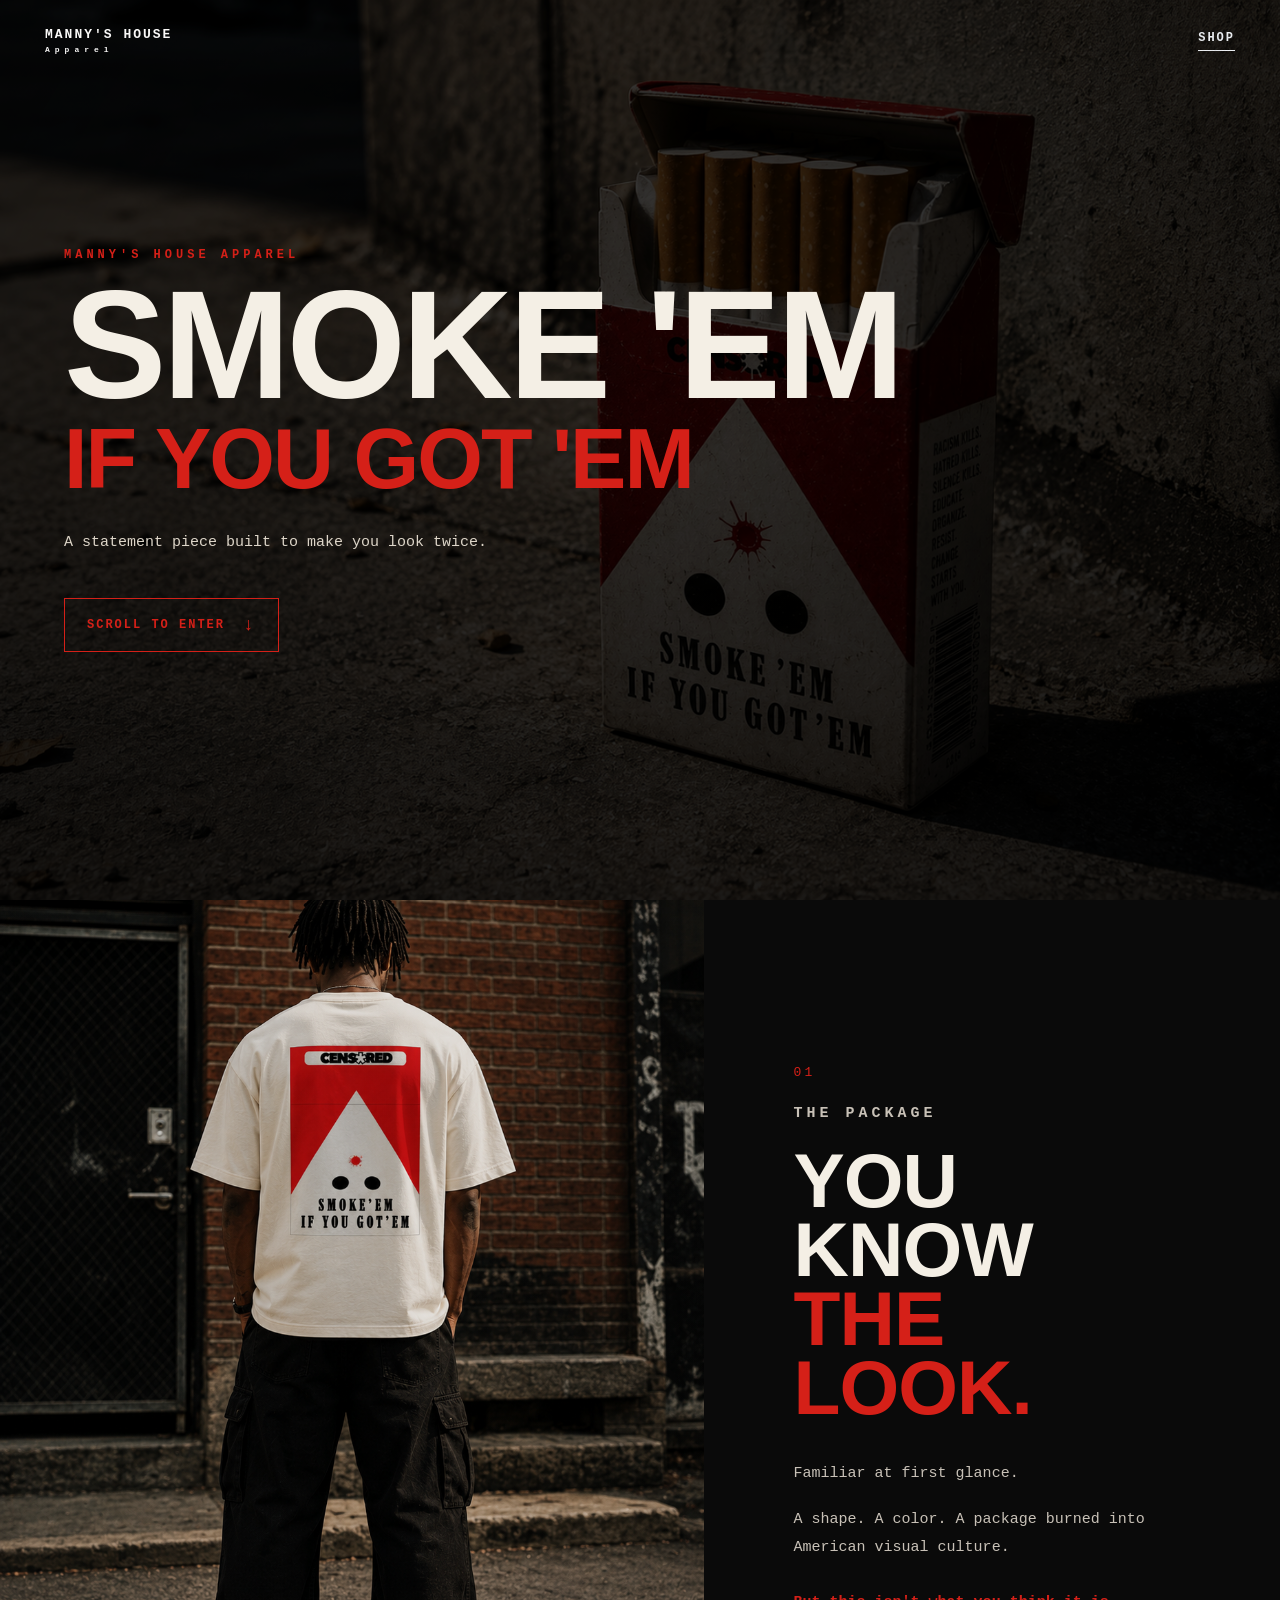
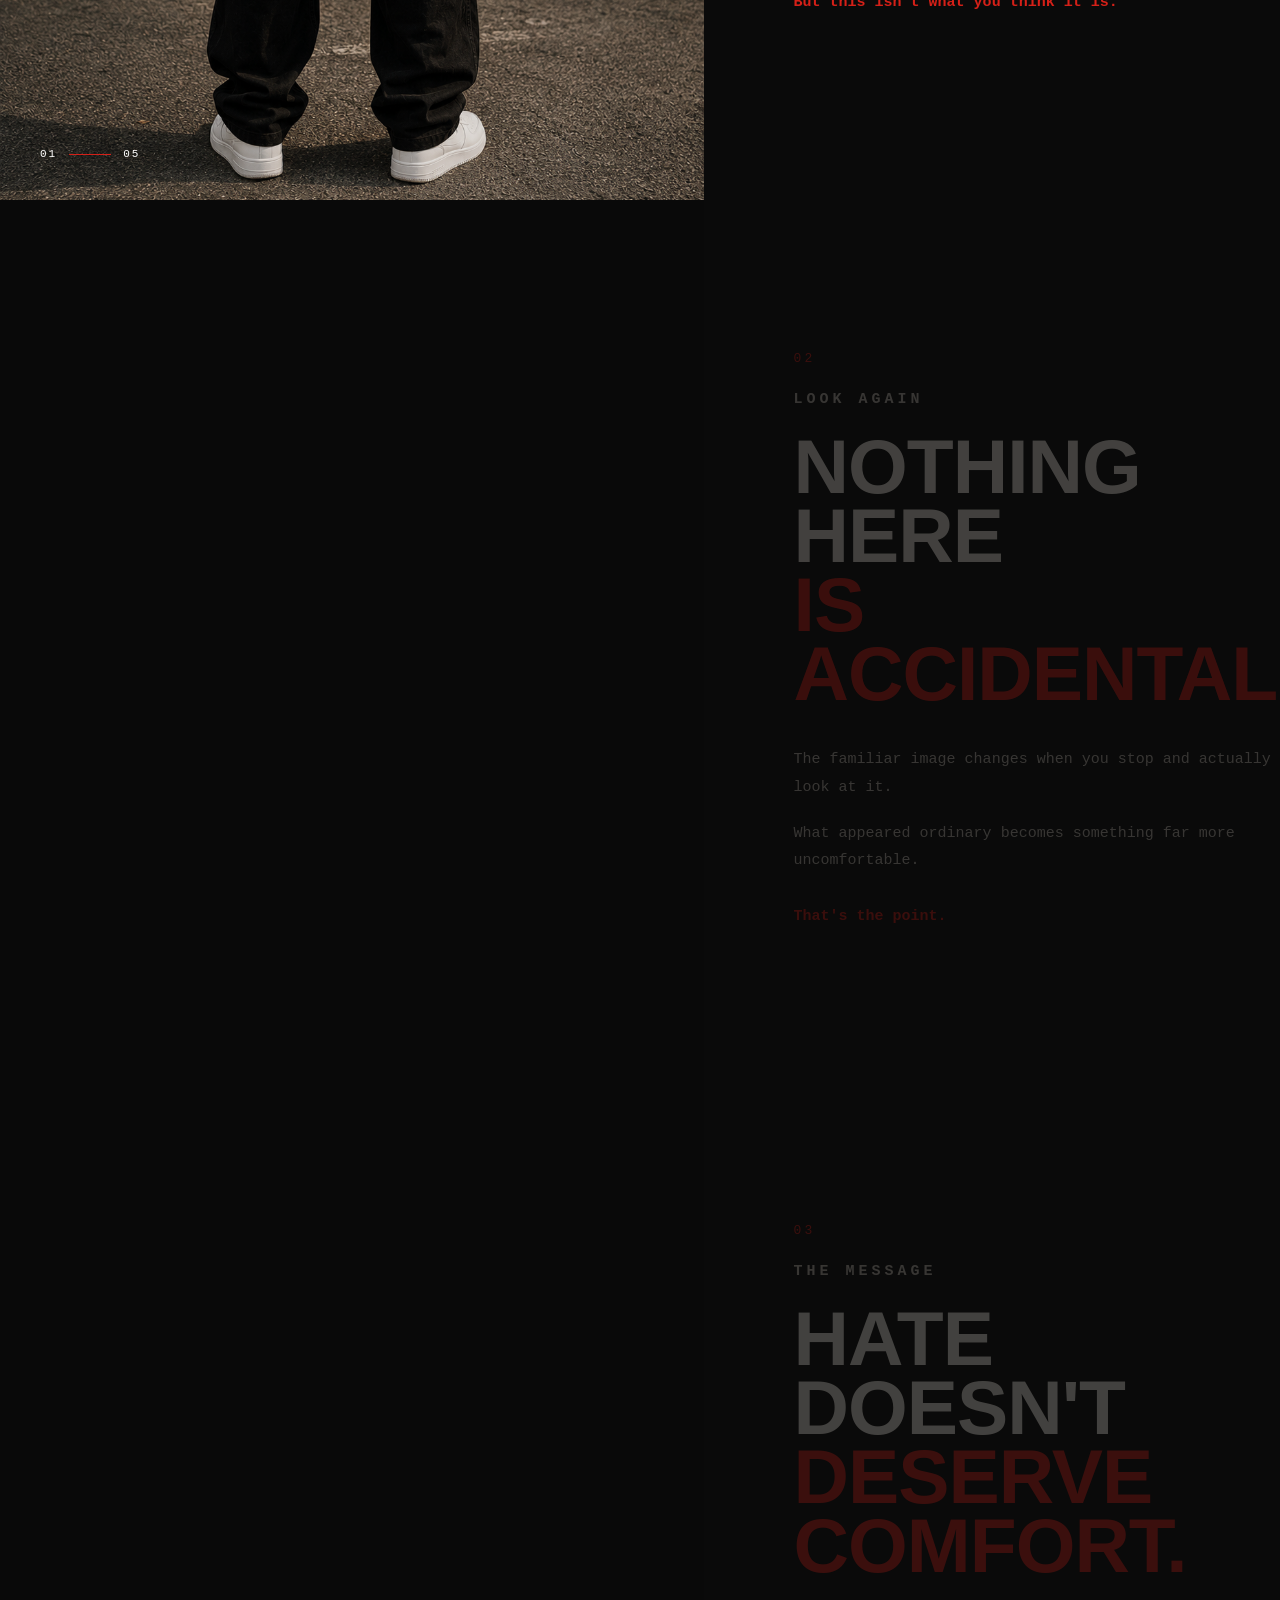
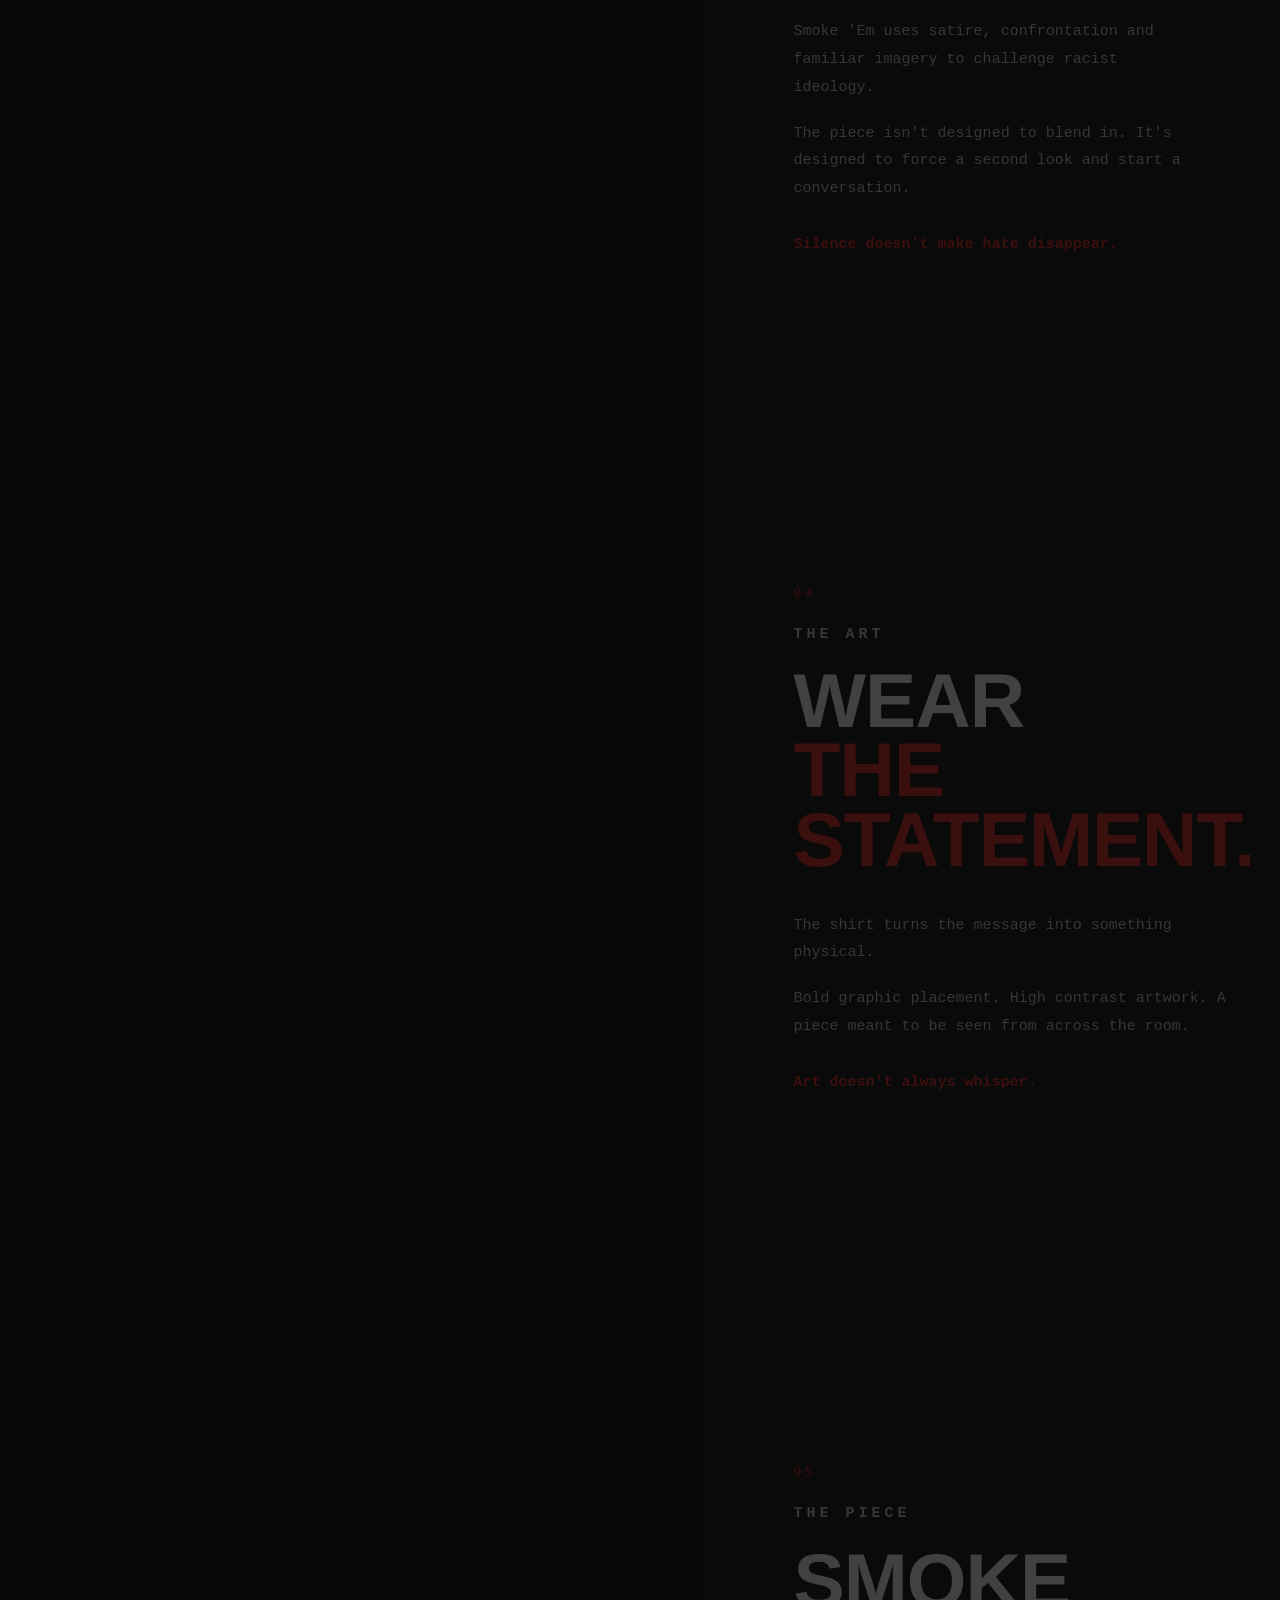
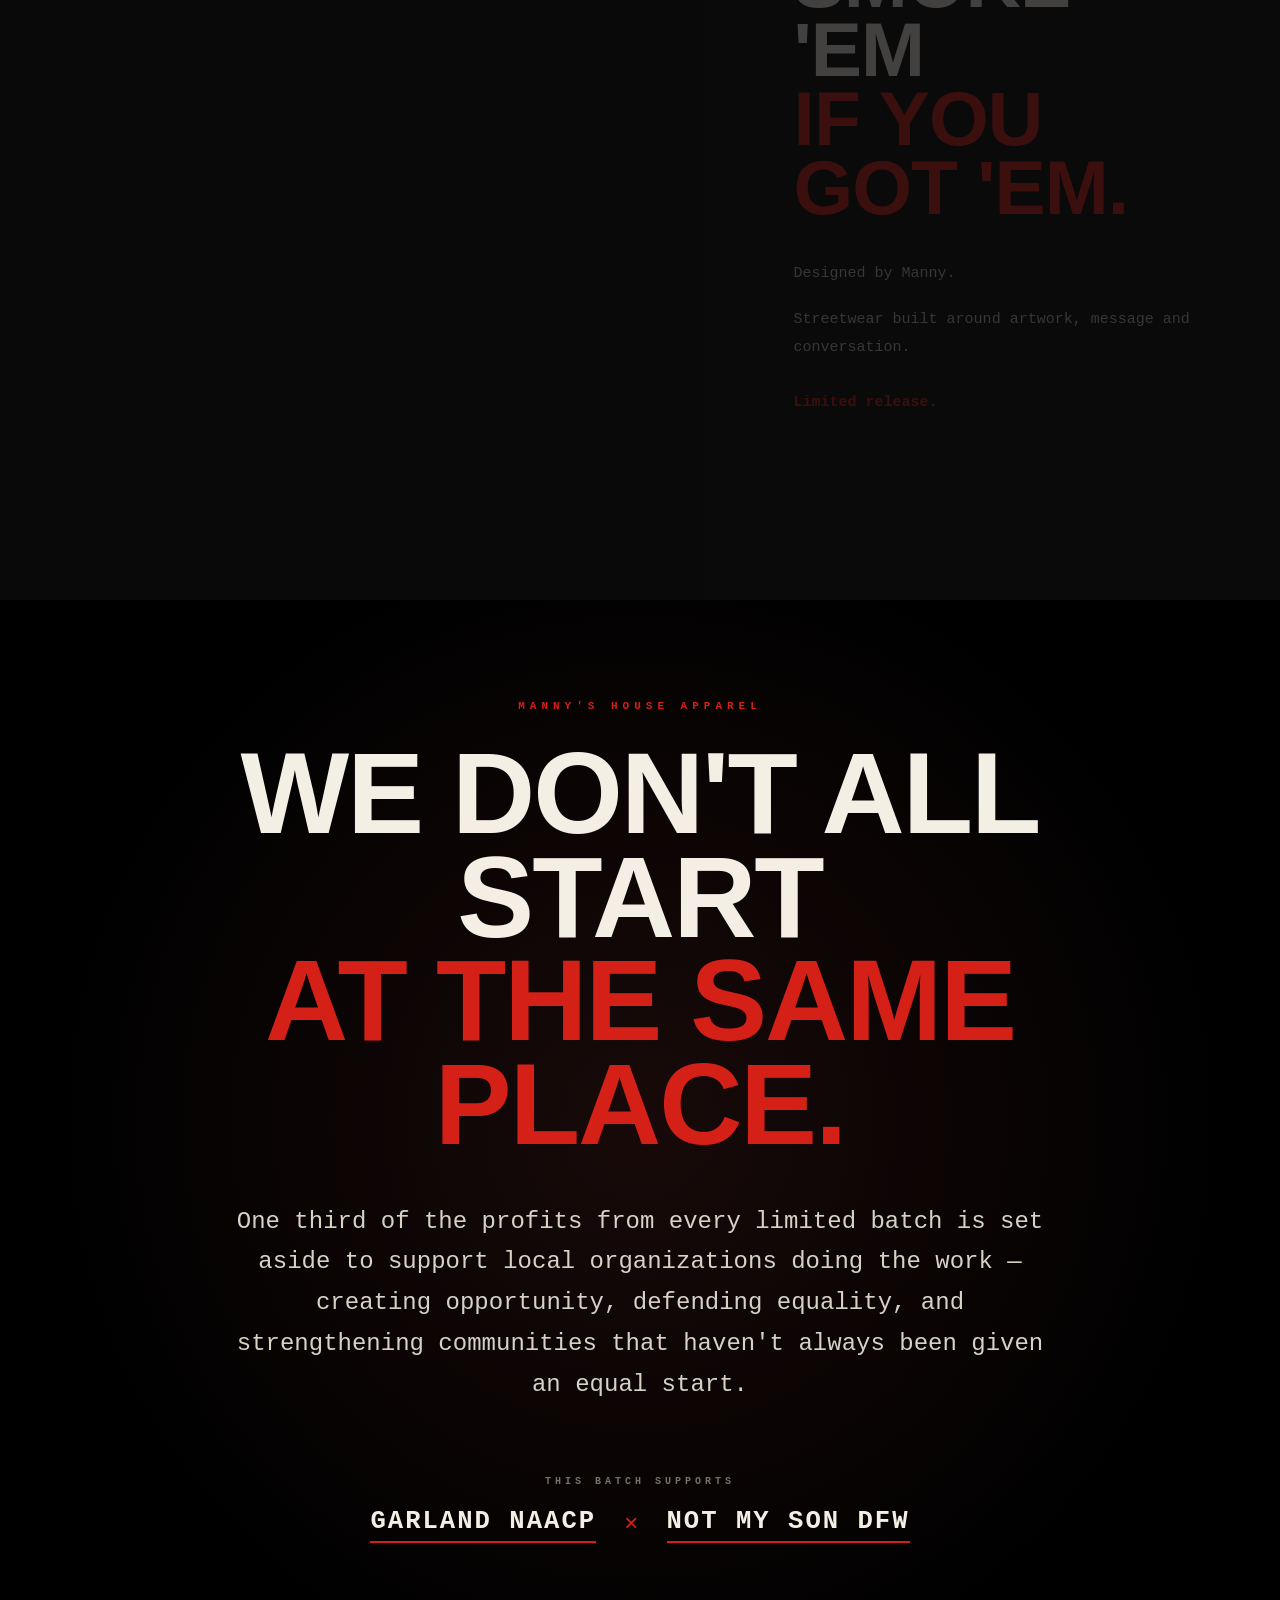
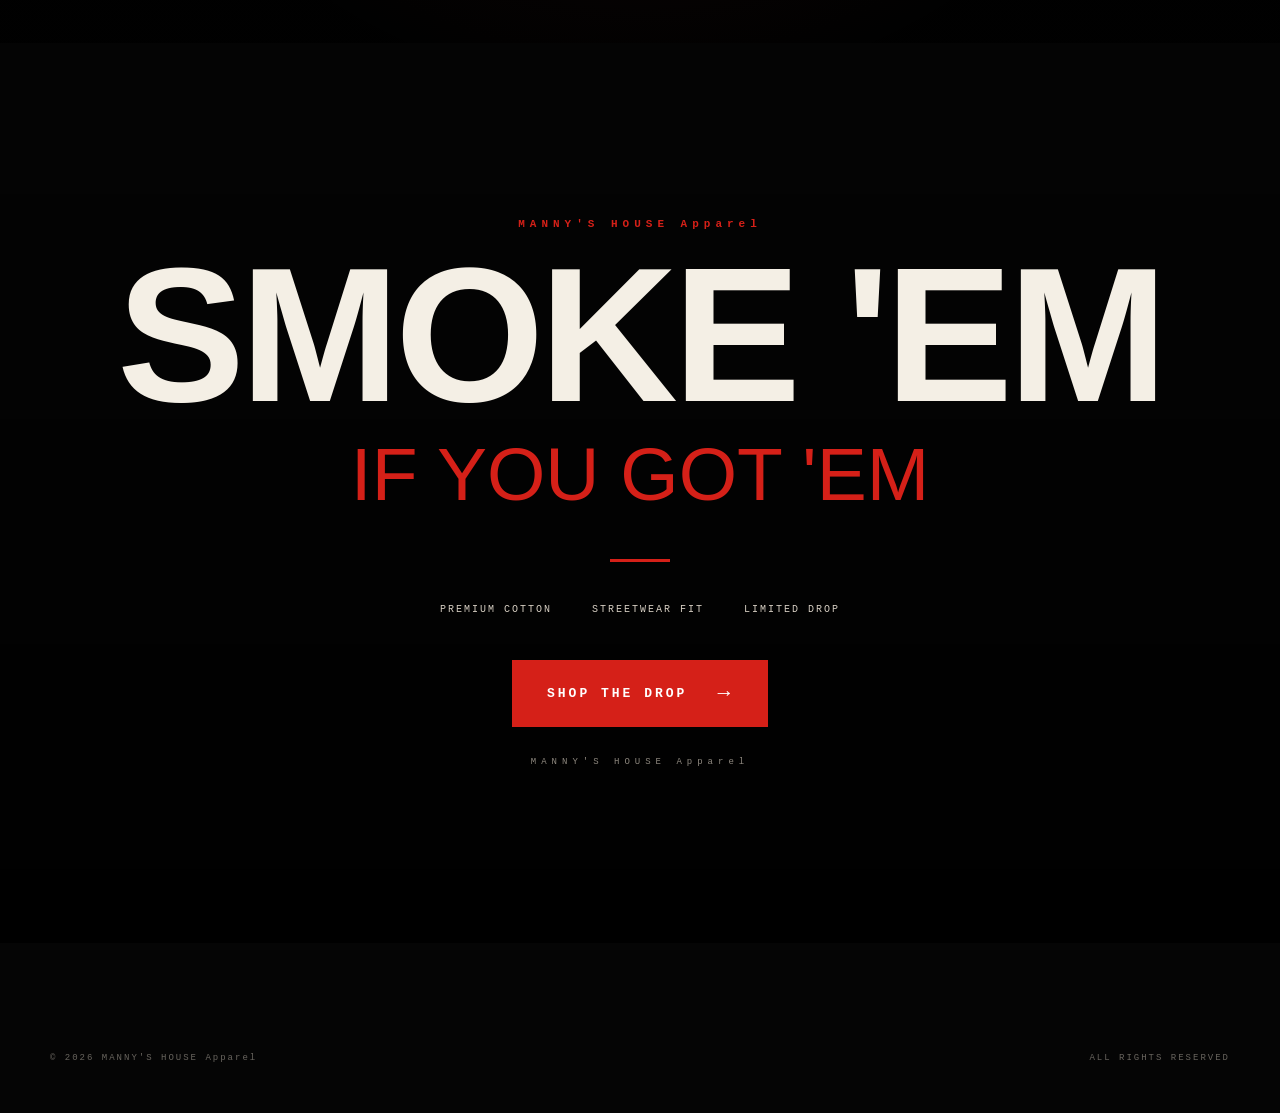
<file: smoke-em/index.html>
<!DOCTYPE html>
<html lang="en">

<head>
    <meta charset="UTF-8">

    <meta
        name="viewport"
        content="width=device-width, initial-scale=1.0"
    >

    <meta
        name="description"
        content="Smoke 'Em If You Got 'Em by Manny's House Apparel."
    >

    <title>Smoke 'Em | Manny's House Apparel</title>

    <link rel="stylesheet" href="style.css">
</head>


<body>

    <!-- ===================================== -->
    <!-- TOP NAV -->
    <!-- ===================================== -->

    <header class="site-header">

        <a href="#top" class="brand">
            MANNY'S HOUSE
            <span>Apparel</span>
        </a>

     <a href="https://mannys-house.square.site/"
   class="header-shop-link"
   target="_blank"
   rel="noopener noreferrer">
    SHOP
</a>

    </header>


    <main>


        <!-- ===================================== -->
        <!-- HERO -->
        <!-- ===================================== -->

        <section class="hero" id="top">

            <div class="hero-background"></div>

            <div class="hero-overlay"></div>

            <div class="hero-content">

                <p class="hero-brand">
                    MANNY'S HOUSE APPAREL 
                </p>

                <h1>
                    SMOKE 'EM
                    <span>IF YOU GOT 'EM</span>
                </h1>

                <p class="hero-copy">
                    A statement piece built to make you look twice.
                </p>

                <a href="#story" class="scroll-link">
                    SCROLL TO ENTER
                    <span>↓</span>
                </a>

            </div>

        </section>



        <!-- ===================================== -->
        <!-- SCROLL STORY -->
        <!-- ===================================== -->

        <section class="story" id="story">


            <!--
                This side stays fixed while
                the story sections scroll.
            -->

            <div class="story-visual">


                <div class="story-image active" data-image="0">
                    <img
                        src="hero.png"
                        alt="Smoke 'Em artwork"
                    >
                </div>


                <div class="story-image" data-image="1">
                    <img
                        src="MOCK FRONT.png"
                        alt="Smoke 'Em design detail"
                    >
                </div>


                <div class="story-image" data-image="2">
                    <img
                        src="LOWTAG.png"
                        alt="Smoke 'Em shirt campaign"
                    >
                </div>


                <div class="story-image" data-image="3">
                    <img
                        src="PACK.png"
                        alt="Smoke 'Em shirt details"
                    >
                </div>


                <div class="story-image" data-image="4">
                    <img
                        src="KKK.png"
                        alt="Smoke 'Em shirt"
                    >
                </div>


                <div class="visual-shade"></div>

                <div class="visual-counter">
                    <span id="currentNumber">01</span>
                    <span class="counter-line"></span>
                    <span>05</span>
                </div>

            </div>



            <!-- ================================= -->
            <!-- SCROLLING TEXT -->
            <!-- ================================= -->

            <div class="story-copy">


                <!-- STORY 01 -->

                <article
                    class="story-panel active"
                    data-step="0"
                >

                    <div class="panel-inner">

                        <span class="story-number">
                            01
                        </span>

                        <p class="story-label">
                            THE PACKAGE
                        </p>

                        <h2>
                            YOU KNOW
                            <span>THE LOOK.</span>
                        </h2>

                        <p>
                            Familiar at first glance.
                        </p>

                        <p>
                            A shape. A color. A package
                            burned into American visual culture.
                        </p>

                        <p class="accent-copy">
                            But this isn't what you think it is.
                        </p>

                    </div>

                </article>



                <!-- STORY 02 -->

                <article
                    class="story-panel"
                    data-step="1"
                >

                    <div class="panel-inner">

                        <span class="story-number">
                            02
                        </span>

                        <p class="story-label">
                            LOOK AGAIN
                        </p>

                        <h2>
                            NOTHING HERE
                            <span>IS ACCIDENTAL.</span>
                        </h2>

                        <p>
                            The familiar image changes when
                            you stop and actually look at it.
                        </p>

                        <p>
                            What appeared ordinary becomes
                            something far more uncomfortable.
                        </p>

                        <p class="accent-copy">
                            That's the point.
                        </p>

                    </div>

                </article>



                <!-- STORY 03 -->

                <article
                    class="story-panel"
                    data-step="2"
                >

                    <div class="panel-inner">

                        <span class="story-number">
                            03
                        </span>

                        <p class="story-label">
                            THE MESSAGE
                        </p>

                        <h2>
                            HATE DOESN'T
                            <span>DESERVE COMFORT.</span>
                        </h2>

                        <p>
                            Smoke 'Em uses satire,
                            confrontation and familiar imagery
                            to challenge racist ideology.
                        </p>

                        <p>
                            The piece isn't designed to blend in.
                            It's designed to force a second look
                            and start a conversation.
                        </p>

                        <p class="accent-copy">
                            Silence doesn't make hate disappear.
                        </p>

                    </div>

                </article>



                <!-- STORY 04 -->

                <article
                    class="story-panel"
                    data-step="3"
                >

                    <div class="panel-inner">

                        <span class="story-number">
                            04
                        </span>

                        <p class="story-label">
                            THE ART
                        </p>

                        <h2>
                            WEAR
                            <span>THE STATEMENT.</span>
                        </h2>

                        <p>
                            The shirt turns the message into
                            something physical.
                        </p>

                        <p>
                            Bold graphic placement.
                            High contrast artwork.
                            A piece meant to be seen from
                            across the room.
                        </p>

                        <p class="accent-copy">
                            Art doesn't always whisper.
                        </p>

                    </div>

                </article>



                <!-- STORY 05 -->

                <article
                    class="story-panel"
                    data-step="4"
                >

                    <div class="panel-inner">

                        <span class="story-number">
                            05
                        </span>

                        <p class="story-label">
                            THE PIECE
                        </p>

                        <h2>
                            SMOKE 'EM
                            <span>IF YOU GOT 'EM.</span>
                        </h2>

                        <p>
                            Designed by Manny.
                        </p>

                        <p>
                            Streetwear built around artwork,
                            message and conversation.
                        </p>

                        <p class="accent-copy">
                            Limited release.
                        </p>

                    </div>

                </article>


            </div>

        </section>
<!-- ===================================== -->
<!-- COMMUNITY IMPACT SECTION -->
<!-- ===================================== -->

<section class="impact-section">

    <div class="impact-overlay"></div>

    <div class="impact-content">

        <p class="impact-label">
            MANNY'S HOUSE APPAREL
        </p>

        <h2>
            WE DON'T ALL START
            <span>AT THE SAME PLACE.</span>
        </h2>

        <p class="impact-copy">
            One third of the profits from every limited batch is set aside
            to support local organizations doing the work — creating
            opportunity, defending equality, and strengthening communities
            that haven't always been given an equal start.
        </p>

        <div class="impact-support">

            <p>THIS BATCH SUPPORTS</p>

            <div class="impact-organizations">

                <a
                    href="https://www.instagram.com/naacpgarlandtxunit/?hl=en"
                    target="_blank"
                    rel="noopener noreferrer"
                >
                    GARLAND NAACP
                </a>

                <span>×</span>

                <a
                    href="https://www.instagram.com/notmysondfw/?hl=en"
                    target="_blank"
                    rel="noopener noreferrer"
                >
                    NOT MY SON DFW
                </a>

            </div>

        </div>

    </div>

</section>


        <!-- ===================================== -->
        <!-- FINAL PRODUCT SECTION -->
        <!-- ===================================== -->

        <section class="product-section">


            <div class="product-background"></div>

            <div class="product-overlay"></div>


            <div class="product-content">

                <p class="product-label">
                    MANNY'S HOUSE Apparel
                </p>

                <h2>
                    SMOKE 'EM
                </h2>

                <p class="product-subtitle">
                    IF YOU GOT 'EM
                </p>

                <div class="product-divider"></div>


                <div class="product-details">

                    <span>PREMIUM COTTON</span>

                    <span>STREETWEAR FIT</span>

                    <span>LIMITED DROP</span>

                </div>


                <a
                    id="shop"
                    class="shop-button"
                    href="https://mannys-house.square.site/"
                    target="_blank"
                    rel="noopener noreferrer"
                >
                    SHOP THE DROP
                    <span>→</span>
                </a>


                <p class="shop-note">
                    MANNY'S HOUSE Apparel
                </p>

            </div>

        </section>


    </main>



    <!-- ===================================== -->
    <!-- FOOTER -->
    <!-- ===================================== -->

    <footer>

        <p>
            © 2026 MANNY'S HOUSE Apparel
        </p>

        <p>
            ALL RIGHTS RESERVED
        </p>

    </footer>


    <script src="script.js"></script>

</body>

</html>
</file>
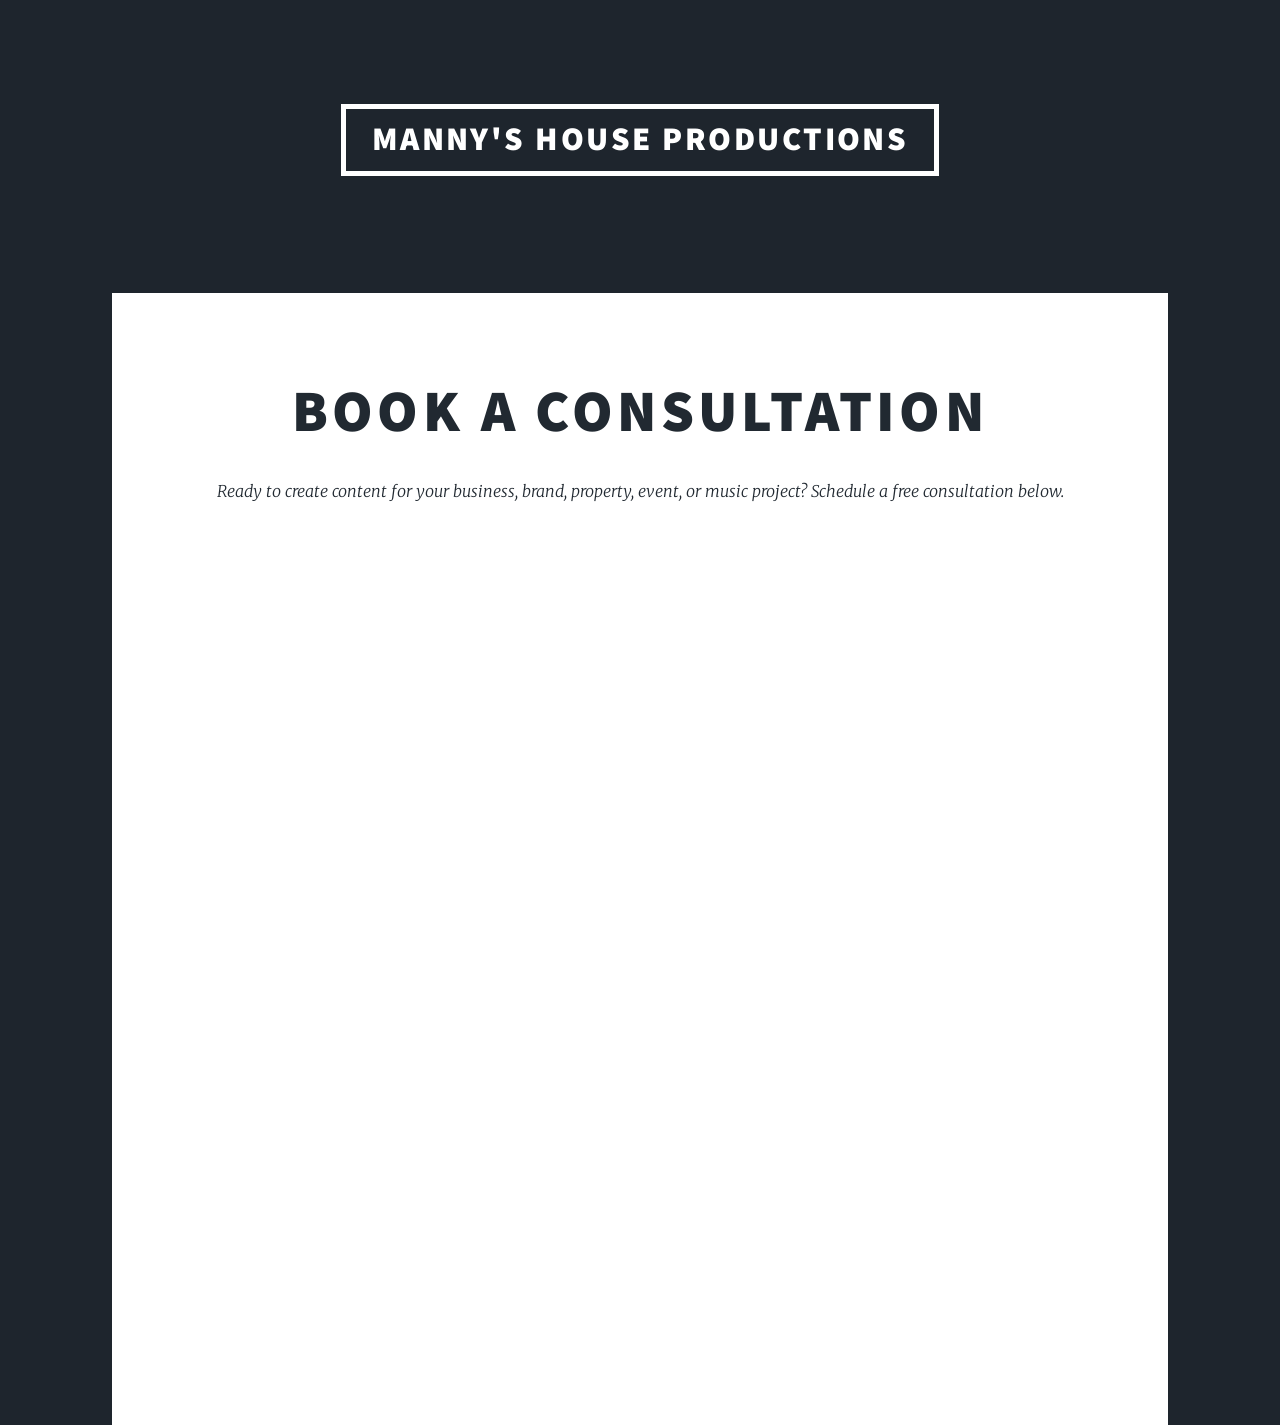
<file: booking.html>
<!DOCTYPE HTML>
<html>
<head>
    <title>Book a Consultation | Manny's House Productions</title>
    <meta charset="utf-8" />
    <meta name="viewport" content="width=device-width, initial-scale=1" />
    <link rel="stylesheet" href="assets/css/main.css" />
</head>
<body>

<div id="wrapper">

<header id="header">
    <a href="index.html" class="logo">Manny's House Productions</a>
</header>

<div id="main">

    <article class="post">
        <header class="major">
            <h1>Book a Consultation</h1>
            <p>
                Ready to create content for your business, brand, property,
                event, or music project? Schedule a free consultation below.
            </p>
        </header>

        <div
            class="calendly-inline-widget"
            data-url="https://calendly.com/mannyshousedtx/free-consultation"
            style="min-width:320px;height:800px;">
        </div>

        <script
            type="text/javascript"
            src="https://assets.calendly.com/assets/external/widget.js"
            async>
        </script>

    </article>

</div>

</div>

</body>
</html>
</file>
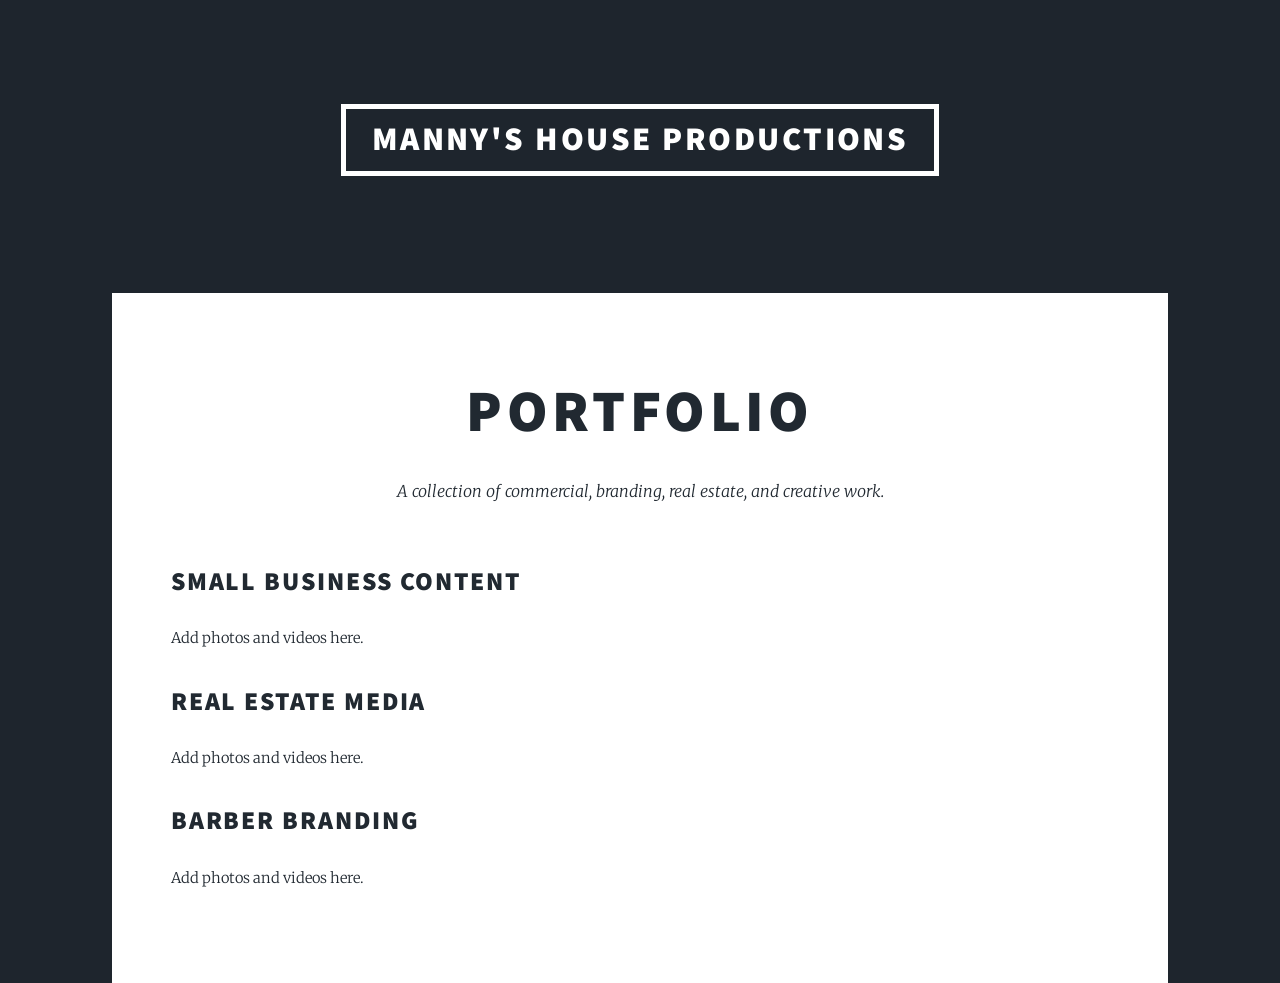
<file: portfolio.html>
<!DOCTYPE HTML>
<html>
<head>
    <title>Portfolio | Manny's House Productions</title>
    <meta charset="utf-8" />
    <link rel="stylesheet" href="assets/css/main.css" />
</head>
<body>

<div id="wrapper">

<header id="header">
    <a href="index.html" class="logo">Manny's House Productions</a>
</header>

<div id="main">

<section class="post">
    <header class="major">
        <h1>Portfolio</h1>
        <p>A collection of commercial, branding, real estate, and creative work.</p>
    </header>

    <h2>Small Business Content</h2>
    <p>Add photos and videos here.</p>

    <h2>Real Estate Media</h2>
    <p>Add photos and videos here.</p>

    <h2>Barber Branding</h2>
    <p>Add photos and videos here.</p>

</section>

</div>

</div>

</body>
</html>
</file>
<file: smoke-em/style.css>
/* ==========================================
   GLOBAL
========================================== */

* {
    margin: 0;
    padding: 0;
    box-sizing: border-box;
}


html {
    scroll-behavior: smooth;
}


body {
    background: #080808;
    color: #f4efe5;
    font-family:
        "Courier New",
        Courier,
        monospace;

    overflow-x: hidden;
}
/* ==========================================
   FIXED PAGE BACKGROUND
========================================== */

body::before {
    content: "";
    position: fixed;
    inset: 0;

    background-image:
        linear-gradient(
            rgba(0, 0, 0, 0.72),
            rgba(0, 0, 0, 0.82)
        ),
        url("PACK.png");

    background-size: cover;
    background-position: center;
    background-repeat: no-repeat;

    z-index: -2;
}

body::after {
    content: "";
    position: fixed;
    inset: 0;

    background:
        radial-gradient(
            circle at center,
            rgba(0, 0, 0, 0.05),
            rgba(0, 0, 0, 0.45)
        );

    z-index: -1;
    pointer-events: none;
}

img {
    display: block;
    width: 100%;
}


a {
    color: inherit;
    text-decoration: none;
}



/* ==========================================
   HEADER
========================================== */

.site-header {
    position: fixed;
    top: 0;
    left: 0;

    width: 100%;

    padding: 28px 45px;

    display: flex;
    align-items: center;
    justify-content: space-between;

    z-index: 1000;

    mix-blend-mode: difference;
}


.brand {
    color: #fff;

    font-weight: 900;

    font-size: 13px;

    letter-spacing: 2px;

    line-height: 1.05;
}


.brand span {
    display: block;

    font-size: 8px;

    letter-spacing: 5px;

    margin-top: 4px;
}


.header-shop-link {
    color: #fff;

    font-size: 12px;

    font-weight: bold;

    letter-spacing: 2px;

    border-bottom: 1px solid #fff;

    padding-bottom: 5px;
}



/* ==========================================
   HERO
========================================== */

.hero {
    width: 100%;
    height: 100vh;

    min-height: 700px;

    position: relative;

    display: flex;
    align-items: center;

    overflow: hidden;
  
   background: transparent;
}


.hero-background {
    display: none;
}

    inset: 0;

    background-image: url("images/hero.jpg");

    background-size: cover;

    background-position: center;

    transform: scale(1.04);

    transition:
        transform 5s ease-out;

}


.hero-overlay {
    position: absolute;

    inset: 0;

    background:
        linear-gradient(
            90deg,
            rgba(0, 0, 0, 0.92) 0%,
            rgba(0, 0, 0, 0.68) 42%,
            rgba(0, 0, 0, 0.15) 100%
        );
}


.hero-content {
    position: relative;

    z-index: 2;

    width: min(1200px, 90%);

    margin: auto;
}


.hero-brand {
    color: #d52018;

    font-size: 12px;

    letter-spacing: 4px;

    font-weight: bold;

    margin-bottom: 24px;
}


.hero h1 {
    max-width: 850px;

    font-family:
        Impact,
        "Arial Black",
        sans-serif;

    font-size:
        clamp(80px, 12vw, 180px);

    font-weight: 900;

    line-height: 0.77;

    letter-spacing: -4px;
}


.hero h1 span {
    display: block;

    color: #d52018;

    font-size: 0.55em;

    letter-spacing: -2px;

    margin-top: 23px;
}


.hero-copy {
    max-width: 430px;

    margin-top: 38px;

    font-size: 15px;

    line-height: 1.7;

    color: #ddd5c8;
}


.scroll-link {
    display: inline-flex;

    align-items: center;

    gap: 18px;

    margin-top: 42px;

    border: 1px solid #d52018;

    padding: 16px 22px;

    color: #d52018;

    font-size: 12px;

    letter-spacing: 2px;

    font-weight: bold;

    transition: 0.3s ease;
}


.scroll-link:hover {
    background: #d52018;
    color: #fff;
}


.scroll-link span {
    font-size: 18px;
}



/* ==========================================
   STORY
========================================== */

.story {
    position: relative;

    display: grid;

    grid-template-columns: 55% 45%;

    background: #090909;
}



/* ==========================================
   STICKY IMAGE AREA
========================================== */

.story-visual {
    height: 100vh;

    position: sticky;

    top: 0;

    overflow: hidden;

    background: #000;
}


.story-image {
    position: absolute;

    inset: 0;

    opacity: 0;

    transform: scale(1.04);

    transition:
        opacity 1s ease,
        transform 1.5s ease;
}


.story-image.active {
    opacity: 1;

    transform: scale(1);

    z-index: 2;
}


.story-image img {
    width: 100%;
    height: 100%;

    object-fit: cover;

    object-position: center;
}


.visual-shade {
    position: absolute;

    inset: 0;

    background:
        linear-gradient(
            to right,
            rgba(0,0,0,0.05),
            rgba(0,0,0,0.1)
        );

    z-index: 5;

    pointer-events: none;
}


.visual-counter {
    position: absolute;

    bottom: 40px;
    left: 40px;

    z-index: 10;

    display: flex;
    align-items: center;

    gap: 12px;

    color: #fff;

    font-size: 11px;

    letter-spacing: 2px;
}


.counter-line {
    display: block;

    width: 42px;
    height: 1px;

    background: #d52018;
}



/* ==========================================
   STORY COPY
========================================== */

.story-copy {
    position: relative;

    z-index: 10;

    background: #0a0a0a;
}


.story-panel {
    min-height: 100vh;

    padding:
        100px
        clamp(40px, 7vw, 100px);

    display: flex;

    align-items: center;

    opacity: 0.24;

    transition:
        opacity 0.6s ease;
}


.story-panel.active {
    opacity: 1;
}


.panel-inner {
    max-width: 600px;
}


.story-number {
    display: block;

    color: #d52018;

    font-size: 13px;

    letter-spacing: 3px;

    margin-bottom: 20px;
}


.story-label {
    color: #8e887f;

    font-size: 11px;

    font-weight: bold;

    letter-spacing: 4px;

    margin-bottom: 24px;
}


.story-panel h2 {
    font-family:
        Impact,
        "Arial Black",
        sans-serif;

    font-size:
        clamp(48px, 6vw, 90px);

    line-height: 0.9;

    letter-spacing: -1px;

    margin-bottom: 38px;
}


.story-panel h2 span {
    display: block;

    color: #d52018;
}


.story-panel p {
    max-width: 520px;

    font-size: 15px;

    line-height: 1.85;

    margin-bottom: 18px;

    color: #c8c1b7;
}


.story-panel .accent-copy {
    color: #d52018;

    font-weight: bold;

    margin-top: 28px;
}

/* ==========================================
   COMMUNITY IMPACT SECTION
========================================== */

.impact-section {
    position: relative;

    min-height: 100vh;

    display: flex;
    align-items: center;
    justify-content: center;

    text-align: center;

    background: #080808;

    overflow: hidden;
}


.impact-overlay {
    position: absolute;

    inset: 0;

    background:
        radial-gradient(
            circle at center,
            rgba(213, 32, 24, 0.08),
            rgba(0, 0, 0, 0.95) 70%
        );
}


.impact-content {
    position: relative;

    z-index: 5;

    width: min(1000px, 88%);

    padding: 100px 20px;
}


.impact-label {
    color: #d52018;

    font-size: 11px;

    letter-spacing: 5px;

    font-weight: bold;

    margin-bottom: 30px;
}


.impact-content h2 {
    font-family:
        Impact,
        "Arial Black",
        sans-serif;

    font-size:
        clamp(58px, 9vw, 125px);

    line-height: 0.9;

    letter-spacing: -2px;

    margin-bottom: 45px;
}


.impact-content h2 span {
    display: block;

    color: #d52018;
}


.impact-copy {
    max-width: 820px;

    margin: 0 auto;

    font-size:
        clamp(17px, 2vw, 24px);

    line-height: 1.7;

    color: #d8d1c6;
}


.impact-support {
    margin-top: 70px;
}


.impact-support > p {
    color: #77716a;

    font-size: 10px;

    font-weight: bold;

    letter-spacing: 4px;

    margin-bottom: 20px;
}


.impact-organizations {
    display: flex;

    justify-content: center;
    align-items: center;

    flex-wrap: wrap;

    gap: 16px 28px;
}


.impact-organizations a {
    color: #f4efe5;

    font-size:
        clamp(18px, 2vw, 26px);

    font-weight: bold;

    letter-spacing: 2px;

    border-bottom: 2px solid #d52018;

    padding-bottom: 5px;

    transition:
        color 0.3s ease,
        border-color 0.3s ease;
}


.impact-organizations a:hover {
    color: #d52018;

    border-color: #f4efe5;
}


.impact-organizations span {
    color: #d52018;

    font-size: 24px;
}

/* ==========================================
   PRODUCT SECTION
========================================== */

.product-section {
    position: relative;

    min-height: 100vh;

    display: flex;
    align-items: center;
    justify-content: center;

    text-align: center;

    overflow: hidden;

   background: transparent;
}


.product-background {
    position: absolute;

    inset: 0;

    .product-background {
    display: none;
}

    background-size: cover;

    background-position: center;
}


.product-overlay {
    position: absolute;

    inset: 0;

    background:
        linear-gradient(
            rgba(0, 0, 0, 0.42),
            rgba(0, 0, 0, 0.92)
        );
}


.product-content {
    position: relative;

    z-index: 5;

    padding: 80px 25px;

    width: 100%;
}


.product-label {
    color: #d52018;

    font-size: 11px;

    letter-spacing: 5px;

    font-weight: bold;

    margin-bottom: 28px;
}


.product-content h2 {
    font-family:
        Impact,
        "Arial Black",
        sans-serif;

    font-size:
        clamp(80px, 15vw, 210px);

    line-height: 0.8;

    letter-spacing: -5px;
}


.product-subtitle {
    font-family:
        Impact,
        "Arial Black",
        sans-serif;

    color: #d52018;

    font-size:
        clamp(35px, 6vw, 75px);

    margin-top: 20px;
}


.product-divider {
    width: 60px;

    height: 3px;

    background: #d52018;

    margin: 42px auto;
}


.product-details {
    display: flex;

    justify-content: center;

    flex-wrap: wrap;

    gap: 15px 40px;

    margin-bottom: 45px;

    color: #d6cec2;

    font-size: 10px;

    letter-spacing: 2px;
}


.shop-button {
    display: inline-flex;

    align-items: center;

    gap: 30px;

    background: #d52018;

    color: #fff;

    padding: 22px 35px;

    font-size: 13px;

    font-weight: bold;

    letter-spacing: 3px;

    transition:
        background 0.3s ease,
        transform 0.3s ease;
}


.shop-button:hover {
    background: #fff;

    color: #090909;

    transform: translateY(-3px);
}


.shop-button span {
    font-size: 21px;
}


.shop-note {
    margin-top: 30px;

    font-size: 9px;

    letter-spacing: 5px;

    color: #8e887f;
}



/* ==========================================
   FOOTER
========================================== */

footer {
    min-height: 170px;

    background: #050505;

    display: flex;

    justify-content: space-between;

    align-items: flex-end;

    padding: 50px;

    color: #68645e;

    font-size: 9px;

    letter-spacing: 2px;
}



/* ==========================================
   MOBILE
========================================== */

@media (max-width: 850px) {


    .site-header {
        padding: 22px;
    }


    .hero {
        min-height: 100svh;
    }


    .hero-overlay {
        background:
            linear-gradient(
                to top,
                rgba(0,0,0,0.94) 0%,
                rgba(0,0,0,0.65) 60%,
                rgba(0,0,0,0.25) 100%
            );
    }


    .hero-content {
        align-self: flex-end;

        padding-bottom: 80px;
    }


    .hero h1 {
        font-size:
            clamp(65px, 20vw, 105px);

        letter-spacing: -2px;
    }


    .story {
        display: block;
    }


    .story-visual {
        position: sticky;

        top: 0;

        width: 100%;

        height: 100svh;
    }


    .story-copy {
        margin-top: -100vh;

        background: transparent;
    }


    .story-panel {
        position: relative;

        min-height: 100svh;

        padding:
            120px
            28px
            70px;

        align-items: flex-end;

        opacity: 1;

        background:
            linear-gradient(
                to top,
                rgba(0,0,0,0.92) 0%,
                rgba(0,0,0,0.55) 38%,
                rgba(0,0,0,0.04) 70%
            );
    }


    .panel-inner {
        position: relative;

        z-index: 20;

        max-width: 90%;
    }


    .story-panel h2 {
        font-size:
            clamp(50px, 15vw, 80px);
    }


    .story-panel p {
        font-size: 14px;

        line-height: 1.65;
    }


    .visual-counter {
        display: none;
    }


    .product-content h2 {
        letter-spacing: -2px;
    }


    footer {
        padding: 35px 22px;

        flex-direction: column;

        align-items: flex-start;

        justify-content: flex-end;

        gap: 10px;
    }

}



/* ==========================================
   ACCESSIBILITY / REDUCED MOTION
========================================== */

@media (prefers-reduced-motion: reduce) {

    * {
        scroll-behavior: auto !important;

        transition-duration: 0.01ms !important;

        animation-duration: 0.01ms !important;
    }

}
</file>
<file: assets/css/main.css>
@import url(fontawesome-all.min.css);
@import url("https://fonts.googleapis.com/css?family=Merriweather:300,700,300italic,700italic|Source+Sans+Pro:900");

/*
	Massively by HTML5 UP
	html5up.net | @ajlkn
	Free for personal and commercial use under the CCA 3.0 license (html5up.net/license)
*/

html, body, div, span, applet, object,
iframe, h1, h2, h3, h4, h5, h6, p, blockquote,
pre, a, abbr, acronym, address, big, cite,
code, del, dfn, em, img, ins, kbd, q, s, samp,
small, strike, strong, sub, sup, tt, var, b,
u, i, center, dl, dt, dd, ol, ul, li, fieldset,
form, label, legend, table, caption, tbody,
tfoot, thead, tr, th, td, article, aside,
canvas, details, embed, figure, figcaption,
footer, header, hgroup, menu, nav, output, ruby,
section, summary, time, mark, audio, video {
	margin: 0;
	padding: 0;
	border: 0;
	font-size: 100%;
	font: inherit;
	vertical-align: baseline;}

article, aside, details, figcaption, figure,
footer, header, hgroup, menu, nav, section {
	display: block;}

body {
	line-height: 1;
}

ol, ul {
	list-style: none;
}

blockquote, q {
	quotes: none;
}

	blockquote:before, blockquote:after, q:before, q:after {
		content: '';
		content: none;
	}

table {
	border-collapse: collapse;
	border-spacing: 0;
}

body {
	-webkit-text-size-adjust: none;
}

mark {
	background-color: transparent;
	color: inherit;
}

input::-moz-focus-inner {
	border: 0;
	padding: 0;
}

input, select, textarea {
	-moz-appearance: none;
	-webkit-appearance: none;
	-ms-appearance: none;
	appearance: none;
}

/* Basic */

	@-ms-viewport {
		width: device-width;
	}

	body {
		-ms-overflow-style: scrollbar;
	}

	@media screen and (max-width: 480px) {

		html, body {
			min-width: 320px;
		}

	}

	html {
		box-sizing: border-box;
	}

	*, *:before, *:after {
		box-sizing: inherit;
	}

	body {
		background-color: #1e252d;
	}

		body.is-preload *, body.is-preload *:before, body.is-preload *:after {
			-moz-animation: none !important;
			-webkit-animation: none !important;
			-ms-animation: none !important;
			animation: none !important;
			-moz-transition: none !important;
			-webkit-transition: none !important;
			-ms-transition: none !important;
			transition: none !important;
		}

/* Type */

	html {
		font-size: 16pt;
	}

		@media screen and (max-width: 1680px) {

			html {
				font-size: 12pt;
			}

		}

		@media screen and (max-width: 1280px) {

			html {
				font-size: 11pt;
			}

		}

		@media screen and (max-width: 360px) {

			html {
				font-size: 10pt;
			}

		}

	body {
		color: #212931;
	}

	body, input, select, textarea {
		font-family: "Merriweather", Georgia, serif;
		font-weight: 300;
		font-size: 1rem;
		line-height: 2.375;
	}

	a {
		-moz-transition: color 0.2s ease-in-out, background-color 0.2s ease-in-out, border-color 0.2s ease-in-out, box-shadow 0.2s ease-in-out;
		-webkit-transition: color 0.2s ease-in-out, background-color 0.2s ease-in-out, border-color 0.2s ease-in-out, box-shadow 0.2s ease-in-out;
		-ms-transition: color 0.2s ease-in-out, background-color 0.2s ease-in-out, border-color 0.2s ease-in-out, box-shadow 0.2s ease-in-out;
		transition: color 0.2s ease-in-out, background-color 0.2s ease-in-out, border-color 0.2s ease-in-out, box-shadow 0.2s ease-in-out;
		border-bottom: dotted 1px;
		text-decoration: none;
	}

		a:hover {
			border-bottom-color: transparent;
		}

	strong, b {
		font-weight: 600;
	}

	em, i {
		font-style: italic;
	}

	p {
		text-align: justify;
		margin: 0 0 2rem 0;
	}

	h1, h2, h3, h4, h5, h6 {
		font-family: "Source Sans Pro", Helvetica, sans-serif;
		font-weight: 900;
		line-height: 1.5;
		letter-spacing: 0.075em;
		text-transform: uppercase;
		margin: 0 0 1rem 0;
	}

		h1 a, h2 a, h3 a, h4 a, h5 a, h6 a {
			border-bottom: 0;
			color: inherit;
			text-decoration: none;
		}

	h1 {
		font-size: 4rem;
		line-height: 1.1;
		margin: 0 0 2rem 0;
	}

	h2 {
		font-size: 1.75rem;
		line-height: 1.3;
		margin: 0 0 1.5rem 0;
	}

	h3 {
		font-size: 1.25rem;
		margin: 0 0 1.5rem 0;
	}

	h4 {
		font-size: 1rem;
	}

	h5 {
		font-size: 0.9rem;
	}

	h6 {
		font-size: 0.8rem;
	}

	sub {
		font-size: 0.8rem;
		position: relative;
		top: 0.5rem;
	}

	sup {
		font-size: 0.8rem;
		position: relative;
		top: -0.5rem;
	}

	blockquote {
		border-left: solid 4px;
		font-style: italic;
		margin: 0 0 2rem 0;
		padding: 0.5rem 0 0.5rem 2rem;
	}

	code {
		border: solid 2px;
		font-family: "Courier New", monospace;
		font-size: 0.9rem;
		margin: 0 0.25rem;
		padding: 0.25rem 0.65rem;
	}

	pre {
		-webkit-overflow-scrolling: touch;
		font-family: "Courier New", monospace;
		font-size: 0.9rem;
		margin: 0 0 2rem 0;
	}

		pre code {
			display: block;
			line-height: 1.75;
			padding: 1rem 1.5rem;
			overflow-x: auto;
		}

	hr {
		border: 0;
		border-bottom: solid 2px;
		margin: 3rem 0;
	}

		hr.major {
			margin: 5rem 0;
		}

	.align-left {
		text-align: left;
	}

	.align-center {
		text-align: center;
	}

	.align-right {
		text-align: right;
	}

	input, select, textarea {
		color: #212931;
	}

	a {
		color: #212931;
		border-bottom-color: rgba(33, 41, 49, 0.5);
	}

		a:hover {
			border-bottom-color: transparent;
			color: #18bfef !important;
		}

	strong, b {
		color: #212931;
	}

	h1, h2, h3, h4, h5, h6 {
		color: #212931;
	}

	blockquote {
		border-left-color: #eeeeee;
	}

	code {
		background: rgba(220, 220, 220, 0.25);
		border-color: #eeeeee;
	}

	hr {
		border-bottom-color: #eeeeee;
	}

/* Row */

	.row {
		display: flex;
		flex-wrap: wrap;
		box-sizing: border-box;
		align-items: stretch;
	}

		.row > * {
			box-sizing: border-box;
		}

		.row.gtr-uniform > * > :last-child {
			margin-bottom: 0;
		}

		.row.aln-left {
			justify-content: flex-start;
		}

		.row.aln-center {
			justify-content: center;
		}

		.row.aln-right {
			justify-content: flex-end;
		}

		.row.aln-top {
			align-items: flex-start;
		}

		.row.aln-middle {
			align-items: center;
		}

		.row.aln-bottom {
			align-items: flex-end;
		}

		.row > .imp {
			order: -1;
		}

		.row > .col-1 {
			width: 8.33333%;
		}

		.row > .off-1 {
			margin-left: 8.33333%;
		}

		.row > .col-2 {
			width: 16.66667%;
		}

		.row > .off-2 {
			margin-left: 16.66667%;
		}

		.row > .col-3 {
			width: 25%;
		}

		.row > .off-3 {
			margin-left: 25%;
		}

		.row > .col-4 {
			width: 33.33333%;
		}

		.row > .off-4 {
			margin-left: 33.33333%;
		}

		.row > .col-5 {
			width: 41.66667%;
		}

		.row > .off-5 {
			margin-left: 41.66667%;
		}

		.row > .col-6 {
			width: 50%;
		}

		.row > .off-6 {
			margin-left: 50%;
		}

		.row > .col-7 {
			width: 58.33333%;
		}

		.row > .off-7 {
			margin-left: 58.33333%;
		}

		.row > .col-8 {
			width: 66.66667%;
		}

		.row > .off-8 {
			margin-left: 66.66667%;
		}

		.row > .col-9 {
			width: 75%;
		}

		.row > .off-9 {
			margin-left: 75%;
		}

		.row > .col-10 {
			width: 83.33333%;
		}

		.row > .off-10 {
			margin-left: 83.33333%;
		}

		.row > .col-11 {
			width: 91.66667%;
		}

		.row > .off-11 {
			margin-left: 91.66667%;
		}

		.row > .col-12 {
			width: 100%;
		}

		.row > .off-12 {
			margin-left: 100%;
		}

		.row.gtr-0 {
			margin-top: 0;
			margin-left: 0rem;
		}

			.row.gtr-0 > * {
				padding: 0 0 0 0rem;
			}

			.row.gtr-0.gtr-uniform {
				margin-top: 0rem;
			}

				.row.gtr-0.gtr-uniform > * {
					padding-top: 0rem;
				}

		.row.gtr-25 {
			margin-top: 0;
			margin-left: -0.375rem;
		}

			.row.gtr-25 > * {
				padding: 0 0 0 0.375rem;
			}

			.row.gtr-25.gtr-uniform {
				margin-top: -0.375rem;
			}

				.row.gtr-25.gtr-uniform > * {
					padding-top: 0.375rem;
				}

		.row.gtr-50 {
			margin-top: 0;
			margin-left: -0.75rem;
		}

			.row.gtr-50 > * {
				padding: 0 0 0 0.75rem;
			}

			.row.gtr-50.gtr-uniform {
				margin-top: -0.75rem;
			}

				.row.gtr-50.gtr-uniform > * {
					padding-top: 0.75rem;
				}

		.row {
			margin-top: 0;
			margin-left: -1.5rem;
		}

			.row > * {
				padding: 0 0 0 1.5rem;
			}

			.row.gtr-uniform {
				margin-top: -1.5rem;
			}

				.row.gtr-uniform > * {
					padding-top: 1.5rem;
				}

		.row.gtr-150 {
			margin-top: 0;
			margin-left: -2.25rem;
		}

			.row.gtr-150 > * {
				padding: 0 0 0 2.25rem;
			}

			.row.gtr-150.gtr-uniform {
				margin-top: -2.25rem;
			}

				.row.gtr-150.gtr-uniform > * {
					padding-top: 2.25rem;
				}

		.row.gtr-200 {
			margin-top: 0;
			margin-left: -3rem;
		}

			.row.gtr-200 > * {
				padding: 0 0 0 3rem;
			}

			.row.gtr-200.gtr-uniform {
				margin-top: -3rem;
			}

				.row.gtr-200.gtr-uniform > * {
					padding-top: 3rem;
				}

		@media screen and (max-width: 1680px) {

			.row {
				display: flex;
				flex-wrap: wrap;
				box-sizing: border-box;
				align-items: stretch;
			}

				.row > * {
					box-sizing: border-box;
				}

				.row.gtr-uniform > * > :last-child {
					margin-bottom: 0;
				}

				.row.aln-left {
					justify-content: flex-start;
				}

				.row.aln-center {
					justify-content: center;
				}

				.row.aln-right {
					justify-content: flex-end;
				}

				.row.aln-top {
					align-items: flex-start;
				}

				.row.aln-middle {
					align-items: center;
				}

				.row.aln-bottom {
					align-items: flex-end;
				}

				.row > .imp-xlarge {
					order: -1;
				}

				.row > .col-1-xlarge {
					width: 8.33333%;
				}

				.row > .off-1-xlarge {
					margin-left: 8.33333%;
				}

				.row > .col-2-xlarge {
					width: 16.66667%;
				}

				.row > .off-2-xlarge {
					margin-left: 16.66667%;
				}

				.row > .col-3-xlarge {
					width: 25%;
				}

				.row > .off-3-xlarge {
					margin-left: 25%;
				}

				.row > .col-4-xlarge {
					width: 33.33333%;
				}

				.row > .off-4-xlarge {
					margin-left: 33.33333%;
				}

				.row > .col-5-xlarge {
					width: 41.66667%;
				}

				.row > .off-5-xlarge {
					margin-left: 41.66667%;
				}

				.row > .col-6-xlarge {
					width: 50%;
				}

				.row > .off-6-xlarge {
					margin-left: 50%;
				}

				.row > .col-7-xlarge {
					width: 58.33333%;
				}

				.row > .off-7-xlarge {
					margin-left: 58.33333%;
				}

				.row > .col-8-xlarge {
					width: 66.66667%;
				}

				.row > .off-8-xlarge {
					margin-left: 66.66667%;
				}

				.row > .col-9-xlarge {
					width: 75%;
				}

				.row > .off-9-xlarge {
					margin-left: 75%;
				}

				.row > .col-10-xlarge {
					width: 83.33333%;
				}

				.row > .off-10-xlarge {
					margin-left: 83.33333%;
				}

				.row > .col-11-xlarge {
					width: 91.66667%;
				}

				.row > .off-11-xlarge {
					margin-left: 91.66667%;
				}

				.row > .col-12-xlarge {
					width: 100%;
				}

				.row > .off-12-xlarge {
					margin-left: 100%;
				}

				.row.gtr-0 {
					margin-top: 0;
					margin-left: 0rem;
				}

					.row.gtr-0 > * {
						padding: 0 0 0 0rem;
					}

					.row.gtr-0.gtr-uniform {
						margin-top: 0rem;
					}

						.row.gtr-0.gtr-uniform > * {
							padding-top: 0rem;
						}

				.row.gtr-25 {
					margin-top: 0;
					margin-left: -0.375rem;
				}

					.row.gtr-25 > * {
						padding: 0 0 0 0.375rem;
					}

					.row.gtr-25.gtr-uniform {
						margin-top: -0.375rem;
					}

						.row.gtr-25.gtr-uniform > * {
							padding-top: 0.375rem;
						}

				.row.gtr-50 {
					margin-top: 0;
					margin-left: -0.75rem;
				}

					.row.gtr-50 > * {
						padding: 0 0 0 0.75rem;
					}

					.row.gtr-50.gtr-uniform {
						margin-top: -0.75rem;
					}

						.row.gtr-50.gtr-uniform > * {
							padding-top: 0.75rem;
						}

				.row {
					margin-top: 0;
					margin-left: -1.5rem;
				}

					.row > * {
						padding: 0 0 0 1.5rem;
					}

					.row.gtr-uniform {
						margin-top: -1.5rem;
					}

						.row.gtr-uniform > * {
							padding-top: 1.5rem;
						}

				.row.gtr-150 {
					margin-top: 0;
					margin-left: -2.25rem;
				}

					.row.gtr-150 > * {
						padding: 0 0 0 2.25rem;
					}

					.row.gtr-150.gtr-uniform {
						margin-top: -2.25rem;
					}

						.row.gtr-150.gtr-uniform > * {
							padding-top: 2.25rem;
						}

				.row.gtr-200 {
					margin-top: 0;
					margin-left: -3rem;
				}

					.row.gtr-200 > * {
						padding: 0 0 0 3rem;
					}

					.row.gtr-200.gtr-uniform {
						margin-top: -3rem;
					}

						.row.gtr-200.gtr-uniform > * {
							padding-top: 3rem;
						}

		}

		@media screen and (max-width: 1280px) {

			.row {
				display: flex;
				flex-wrap: wrap;
				box-sizing: border-box;
				align-items: stretch;
			}

				.row > * {
					box-sizing: border-box;
				}

				.row.gtr-uniform > * > :last-child {
					margin-bottom: 0;
				}

				.row.aln-left {
					justify-content: flex-start;
				}

				.row.aln-center {
					justify-content: center;
				}

				.row.aln-right {
					justify-content: flex-end;
				}

				.row.aln-top {
					align-items: flex-start;
				}

				.row.aln-middle {
					align-items: center;
				}

				.row.aln-bottom {
					align-items: flex-end;
				}

				.row > .imp-large {
					order: -1;
				}

				.row > .col-1-large {
					width: 8.33333%;
				}

				.row > .off-1-large {
					margin-left: 8.33333%;
				}

				.row > .col-2-large {
					width: 16.66667%;
				}

				.row > .off-2-large {
					margin-left: 16.66667%;
				}

				.row > .col-3-large {
					width: 25%;
				}

				.row > .off-3-large {
					margin-left: 25%;
				}

				.row > .col-4-large {
					width: 33.33333%;
				}

				.row > .off-4-large {
					margin-left: 33.33333%;
				}

				.row > .col-5-large {
					width: 41.66667%;
				}

				.row > .off-5-large {
					margin-left: 41.66667%;
				}

				.row > .col-6-large {
					width: 50%;
				}

				.row > .off-6-large {
					margin-left: 50%;
				}

				.row > .col-7-large {
					width: 58.33333%;
				}

				.row > .off-7-large {
					margin-left: 58.33333%;
				}

				.row > .col-8-large {
					width: 66.66667%;
				}

				.row > .off-8-large {
					margin-left: 66.66667%;
				}

				.row > .col-9-large {
					width: 75%;
				}

				.row > .off-9-large {
					margin-left: 75%;
				}

				.row > .col-10-large {
					width: 83.33333%;
				}

				.row > .off-10-large {
					margin-left: 83.33333%;
				}

				.row > .col-11-large {
					width: 91.66667%;
				}

				.row > .off-11-large {
					margin-left: 91.66667%;
				}

				.row > .col-12-large {
					width: 100%;
				}

				.row > .off-12-large {
					margin-left: 100%;
				}

				.row.gtr-0 {
					margin-top: 0;
					margin-left: 0rem;
				}

					.row.gtr-0 > * {
						padding: 0 0 0 0rem;
					}

					.row.gtr-0.gtr-uniform {
						margin-top: 0rem;
					}

						.row.gtr-0.gtr-uniform > * {
							padding-top: 0rem;
						}

				.row.gtr-25 {
					margin-top: 0;
					margin-left: -0.375rem;
				}

					.row.gtr-25 > * {
						padding: 0 0 0 0.375rem;
					}

					.row.gtr-25.gtr-uniform {
						margin-top: -0.375rem;
					}

						.row.gtr-25.gtr-uniform > * {
							padding-top: 0.375rem;
						}

				.row.gtr-50 {
					margin-top: 0;
					margin-left: -0.75rem;
				}

					.row.gtr-50 > * {
						padding: 0 0 0 0.75rem;
					}

					.row.gtr-50.gtr-uniform {
						margin-top: -0.75rem;
					}

						.row.gtr-50.gtr-uniform > * {
							padding-top: 0.75rem;
						}

				.row {
					margin-top: 0;
					margin-left: -1.5rem;
				}

					.row > * {
						padding: 0 0 0 1.5rem;
					}

					.row.gtr-uniform {
						margin-top: -1.5rem;
					}

						.row.gtr-uniform > * {
							padding-top: 1.5rem;
						}

				.row.gtr-150 {
					margin-top: 0;
					margin-left: -2.25rem;
				}

					.row.gtr-150 > * {
						padding: 0 0 0 2.25rem;
					}

					.row.gtr-150.gtr-uniform {
						margin-top: -2.25rem;
					}

						.row.gtr-150.gtr-uniform > * {
							padding-top: 2.25rem;
						}

				.row.gtr-200 {
					margin-top: 0;
					margin-left: -3rem;
				}

					.row.gtr-200 > * {
						padding: 0 0 0 3rem;
					}

					.row.gtr-200.gtr-uniform {
						margin-top: -3rem;
					}

						.row.gtr-200.gtr-uniform > * {
							padding-top: 3rem;
						}

		}

		@media screen and (max-width: 980px) {

			.row {
				display: flex;
				flex-wrap: wrap;
				box-sizing: border-box;
				align-items: stretch;
			}

				.row > * {
					box-sizing: border-box;
				}

				.row.gtr-uniform > * > :last-child {
					margin-bottom: 0;
				}

				.row.aln-left {
					justify-content: flex-start;
				}

				.row.aln-center {
					justify-content: center;
				}

				.row.aln-right {
					justify-content: flex-end;
				}

				.row.aln-top {
					align-items: flex-start;
				}

				.row.aln-middle {
					align-items: center;
				}

				.row.aln-bottom {
					align-items: flex-end;
				}

				.row > .imp-medium {
					order: -1;
				}

				.row > .col-1-medium {
					width: 8.33333%;
				}

				.row > .off-1-medium {
					margin-left: 8.33333%;
				}

				.row > .col-2-medium {
					width: 16.66667%;
				}

				.row > .off-2-medium {
					margin-left: 16.66667%;
				}

				.row > .col-3-medium {
					width: 25%;
				}

				.row > .off-3-medium {
					margin-left: 25%;
				}

				.row > .col-4-medium {
					width: 33.33333%;
				}

				.row > .off-4-medium {
					margin-left: 33.33333%;
				}

				.row > .col-5-medium {
					width: 41.66667%;
				}

				.row > .off-5-medium {
					margin-left: 41.66667%;
				}

				.row > .col-6-medium {
					width: 50%;
				}

				.row > .off-6-medium {
					margin-left: 50%;
				}

				.row > .col-7-medium {
					width: 58.33333%;
				}

				.row > .off-7-medium {
					margin-left: 58.33333%;
				}

				.row > .col-8-medium {
					width: 66.66667%;
				}

				.row > .off-8-medium {
					margin-left: 66.66667%;
				}

				.row > .col-9-medium {
					width: 75%;
				}

				.row > .off-9-medium {
					margin-left: 75%;
				}

				.row > .col-10-medium {
					width: 83.33333%;
				}

				.row > .off-10-medium {
					margin-left: 83.33333%;
				}

				.row > .col-11-medium {
					width: 91.66667%;
				}

				.row > .off-11-medium {
					margin-left: 91.66667%;
				}

				.row > .col-12-medium {
					width: 100%;
				}

				.row > .off-12-medium {
					margin-left: 100%;
				}

				.row.gtr-0 {
					margin-top: 0;
					margin-left: 0rem;
				}

					.row.gtr-0 > * {
						padding: 0 0 0 0rem;
					}

					.row.gtr-0.gtr-uniform {
						margin-top: 0rem;
					}

						.row.gtr-0.gtr-uniform > * {
							padding-top: 0rem;
						}

				.row.gtr-25 {
					margin-top: 0;
					margin-left: -0.375rem;
				}

					.row.gtr-25 > * {
						padding: 0 0 0 0.375rem;
					}

					.row.gtr-25.gtr-uniform {
						margin-top: -0.375rem;
					}

						.row.gtr-25.gtr-uniform > * {
							padding-top: 0.375rem;
						}

				.row.gtr-50 {
					margin-top: 0;
					margin-left: -0.75rem;
				}

					.row.gtr-50 > * {
						padding: 0 0 0 0.75rem;
					}

					.row.gtr-50.gtr-uniform {
						margin-top: -0.75rem;
					}

						.row.gtr-50.gtr-uniform > * {
							padding-top: 0.75rem;
						}

				.row {
					margin-top: 0;
					margin-left: -1.5rem;
				}

					.row > * {
						padding: 0 0 0 1.5rem;
					}

					.row.gtr-uniform {
						margin-top: -1.5rem;
					}

						.row.gtr-uniform > * {
							padding-top: 1.5rem;
						}

				.row.gtr-150 {
					margin-top: 0;
					margin-left: -2.25rem;
				}

					.row.gtr-150 > * {
						padding: 0 0 0 2.25rem;
					}

					.row.gtr-150.gtr-uniform {
						margin-top: -2.25rem;
					}

						.row.gtr-150.gtr-uniform > * {
							padding-top: 2.25rem;
						}

				.row.gtr-200 {
					margin-top: 0;
					margin-left: -3rem;
				}

					.row.gtr-200 > * {
						padding: 0 0 0 3rem;
					}

					.row.gtr-200.gtr-uniform {
						margin-top: -3rem;
					}

						.row.gtr-200.gtr-uniform > * {
							padding-top: 3rem;
						}

		}

		@media screen and (max-width: 736px) {

			.row {
				display: flex;
				flex-wrap: wrap;
				box-sizing: border-box;
				align-items: stretch;
			}

				.row > * {
					box-sizing: border-box;
				}

				.row.gtr-uniform > * > :last-child {
					margin-bottom: 0;
				}

				.row.aln-left {
					justify-content: flex-start;
				}

				.row.aln-center {
					justify-content: center;
				}

				.row.aln-right {
					justify-content: flex-end;
				}

				.row.aln-top {
					align-items: flex-start;
				}

				.row.aln-middle {
					align-items: center;
				}

				.row.aln-bottom {
					align-items: flex-end;
				}

				.row > .imp-small {
					order: -1;
				}

				.row > .col-1-small {
					width: 8.33333%;
				}

				.row > .off-1-small {
					margin-left: 8.33333%;
				}

				.row > .col-2-small {
					width: 16.66667%;
				}

				.row > .off-2-small {
					margin-left: 16.66667%;
				}

				.row > .col-3-small {
					width: 25%;
				}

				.row > .off-3-small {
					margin-left: 25%;
				}

				.row > .col-4-small {
					width: 33.33333%;
				}

				.row > .off-4-small {
					margin-left: 33.33333%;
				}

				.row > .col-5-small {
					width: 41.66667%;
				}

				.row > .off-5-small {
					margin-left: 41.66667%;
				}

				.row > .col-6-small {
					width: 50%;
				}

				.row > .off-6-small {
					margin-left: 50%;
				}

				.row > .col-7-small {
					width: 58.33333%;
				}

				.row > .off-7-small {
					margin-left: 58.33333%;
				}

				.row > .col-8-small {
					width: 66.66667%;
				}

				.row > .off-8-small {
					margin-left: 66.66667%;
				}

				.row > .col-9-small {
					width: 75%;
				}

				.row > .off-9-small {
					margin-left: 75%;
				}

				.row > .col-10-small {
					width: 83.33333%;
				}

				.row > .off-10-small {
					margin-left: 83.33333%;
				}

				.row > .col-11-small {
					width: 91.66667%;
				}

				.row > .off-11-small {
					margin-left: 91.66667%;
				}

				.row > .col-12-small {
					width: 100%;
				}

				.row > .off-12-small {
					margin-left: 100%;
				}

				.row.gtr-0 {
					margin-top: 0;
					margin-left: 0rem;
				}

					.row.gtr-0 > * {
						padding: 0 0 0 0rem;
					}

					.row.gtr-0.gtr-uniform {
						margin-top: 0rem;
					}

						.row.gtr-0.gtr-uniform > * {
							padding-top: 0rem;
						}

				.row.gtr-25 {
					margin-top: 0;
					margin-left: -0.375rem;
				}

					.row.gtr-25 > * {
						padding: 0 0 0 0.375rem;
					}

					.row.gtr-25.gtr-uniform {
						margin-top: -0.375rem;
					}

						.row.gtr-25.gtr-uniform > * {
							padding-top: 0.375rem;
						}

				.row.gtr-50 {
					margin-top: 0;
					margin-left: -0.75rem;
				}

					.row.gtr-50 > * {
						padding: 0 0 0 0.75rem;
					}

					.row.gtr-50.gtr-uniform {
						margin-top: -0.75rem;
					}

						.row.gtr-50.gtr-uniform > * {
							padding-top: 0.75rem;
						}

				.row {
					margin-top: 0;
					margin-left: -1.5rem;
				}

					.row > * {
						padding: 0 0 0 1.5rem;
					}

					.row.gtr-uniform {
						margin-top: -1.5rem;
					}

						.row.gtr-uniform > * {
							padding-top: 1.5rem;
						}

				.row.gtr-150 {
					margin-top: 0;
					margin-left: -2.25rem;
				}

					.row.gtr-150 > * {
						padding: 0 0 0 2.25rem;
					}

					.row.gtr-150.gtr-uniform {
						margin-top: -2.25rem;
					}

						.row.gtr-150.gtr-uniform > * {
							padding-top: 2.25rem;
						}

				.row.gtr-200 {
					margin-top: 0;
					margin-left: -3rem;
				}

					.row.gtr-200 > * {
						padding: 0 0 0 3rem;
					}

					.row.gtr-200.gtr-uniform {
						margin-top: -3rem;
					}

						.row.gtr-200.gtr-uniform > * {
							padding-top: 3rem;
						}

		}

		@media screen and (max-width: 480px) {

			.row {
				display: flex;
				flex-wrap: wrap;
				box-sizing: border-box;
				align-items: stretch;
			}

				.row > * {
					box-sizing: border-box;
				}

				.row.gtr-uniform > * > :last-child {
					margin-bottom: 0;
				}

				.row.aln-left {
					justify-content: flex-start;
				}

				.row.aln-center {
					justify-content: center;
				}

				.row.aln-right {
					justify-content: flex-end;
				}

				.row.aln-top {
					align-items: flex-start;
				}

				.row.aln-middle {
					align-items: center;
				}

				.row.aln-bottom {
					align-items: flex-end;
				}

				.row > .imp-xsmall {
					order: -1;
				}

				.row > .col-1-xsmall {
					width: 8.33333%;
				}

				.row > .off-1-xsmall {
					margin-left: 8.33333%;
				}

				.row > .col-2-xsmall {
					width: 16.66667%;
				}

				.row > .off-2-xsmall {
					margin-left: 16.66667%;
				}

				.row > .col-3-xsmall {
					width: 25%;
				}

				.row > .off-3-xsmall {
					margin-left: 25%;
				}

				.row > .col-4-xsmall {
					width: 33.33333%;
				}

				.row > .off-4-xsmall {
					margin-left: 33.33333%;
				}

				.row > .col-5-xsmall {
					width: 41.66667%;
				}

				.row > .off-5-xsmall {
					margin-left: 41.66667%;
				}

				.row > .col-6-xsmall {
					width: 50%;
				}

				.row > .off-6-xsmall {
					margin-left: 50%;
				}

				.row > .col-7-xsmall {
					width: 58.33333%;
				}

				.row > .off-7-xsmall {
					margin-left: 58.33333%;
				}

				.row > .col-8-xsmall {
					width: 66.66667%;
				}

				.row > .off-8-xsmall {
					margin-left: 66.66667%;
				}

				.row > .col-9-xsmall {
					width: 75%;
				}

				.row > .off-9-xsmall {
					margin-left: 75%;
				}

				.row > .col-10-xsmall {
					width: 83.33333%;
				}

				.row > .off-10-xsmall {
					margin-left: 83.33333%;
				}

				.row > .col-11-xsmall {
					width: 91.66667%;
				}

				.row > .off-11-xsmall {
					margin-left: 91.66667%;
				}

				.row > .col-12-xsmall {
					width: 100%;
				}

				.row > .off-12-xsmall {
					margin-left: 100%;
				}

				.row.gtr-0 {
					margin-top: 0;
					margin-left: 0rem;
				}

					.row.gtr-0 > * {
						padding: 0 0 0 0rem;
					}

					.row.gtr-0.gtr-uniform {
						margin-top: 0rem;
					}

						.row.gtr-0.gtr-uniform > * {
							padding-top: 0rem;
						}

				.row.gtr-25 {
					margin-top: 0;
					margin-left: -0.375rem;
				}

					.row.gtr-25 > * {
						padding: 0 0 0 0.375rem;
					}

					.row.gtr-25.gtr-uniform {
						margin-top: -0.375rem;
					}

						.row.gtr-25.gtr-uniform > * {
							padding-top: 0.375rem;
						}

				.row.gtr-50 {
					margin-top: 0;
					margin-left: -0.75rem;
				}

					.row.gtr-50 > * {
						padding: 0 0 0 0.75rem;
					}

					.row.gtr-50.gtr-uniform {
						margin-top: -0.75rem;
					}

						.row.gtr-50.gtr-uniform > * {
							padding-top: 0.75rem;
						}

				.row {
					margin-top: 0;
					margin-left: -1.5rem;
				}

					.row > * {
						padding: 0 0 0 1.5rem;
					}

					.row.gtr-uniform {
						margin-top: -1.5rem;
					}

						.row.gtr-uniform > * {
							padding-top: 1.5rem;
						}

				.row.gtr-150 {
					margin-top: 0;
					margin-left: -2.25rem;
				}

					.row.gtr-150 > * {
						padding: 0 0 0 2.25rem;
					}

					.row.gtr-150.gtr-uniform {
						margin-top: -2.25rem;
					}

						.row.gtr-150.gtr-uniform > * {
							padding-top: 2.25rem;
						}

				.row.gtr-200 {
					margin-top: 0;
					margin-left: -3rem;
				}

					.row.gtr-200 > * {
						padding: 0 0 0 3rem;
					}

					.row.gtr-200.gtr-uniform {
						margin-top: -3rem;
					}

						.row.gtr-200.gtr-uniform > * {
							padding-top: 3rem;
						}

		}

		@media screen and (max-width: 360px) {

			.row {
				display: flex;
				flex-wrap: wrap;
				box-sizing: border-box;
				align-items: stretch;
			}

				.row > * {
					box-sizing: border-box;
				}

				.row.gtr-uniform > * > :last-child {
					margin-bottom: 0;
				}

				.row.aln-left {
					justify-content: flex-start;
				}

				.row.aln-center {
					justify-content: center;
				}

				.row.aln-right {
					justify-content: flex-end;
				}

				.row.aln-top {
					align-items: flex-start;
				}

				.row.aln-middle {
					align-items: center;
				}

				.row.aln-bottom {
					align-items: flex-end;
				}

				.row > .imp-xxsmall {
					order: -1;
				}

				.row > .col-1-xxsmall {
					width: 8.33333%;
				}

				.row > .off-1-xxsmall {
					margin-left: 8.33333%;
				}

				.row > .col-2-xxsmall {
					width: 16.66667%;
				}

				.row > .off-2-xxsmall {
					margin-left: 16.66667%;
				}

				.row > .col-3-xxsmall {
					width: 25%;
				}

				.row > .off-3-xxsmall {
					margin-left: 25%;
				}

				.row > .col-4-xxsmall {
					width: 33.33333%;
				}

				.row > .off-4-xxsmall {
					margin-left: 33.33333%;
				}

				.row > .col-5-xxsmall {
					width: 41.66667%;
				}

				.row > .off-5-xxsmall {
					margin-left: 41.66667%;
				}

				.row > .col-6-xxsmall {
					width: 50%;
				}

				.row > .off-6-xxsmall {
					margin-left: 50%;
				}

				.row > .col-7-xxsmall {
					width: 58.33333%;
				}

				.row > .off-7-xxsmall {
					margin-left: 58.33333%;
				}

				.row > .col-8-xxsmall {
					width: 66.66667%;
				}

				.row > .off-8-xxsmall {
					margin-left: 66.66667%;
				}

				.row > .col-9-xxsmall {
					width: 75%;
				}

				.row > .off-9-xxsmall {
					margin-left: 75%;
				}

				.row > .col-10-xxsmall {
					width: 83.33333%;
				}

				.row > .off-10-xxsmall {
					margin-left: 83.33333%;
				}

				.row > .col-11-xxsmall {
					width: 91.66667%;
				}

				.row > .off-11-xxsmall {
					margin-left: 91.66667%;
				}

				.row > .col-12-xxsmall {
					width: 100%;
				}

				.row > .off-12-xxsmall {
					margin-left: 100%;
				}

				.row.gtr-0 {
					margin-top: 0;
					margin-left: 0rem;
				}

					.row.gtr-0 > * {
						padding: 0 0 0 0rem;
					}

					.row.gtr-0.gtr-uniform {
						margin-top: 0rem;
					}

						.row.gtr-0.gtr-uniform > * {
							padding-top: 0rem;
						}

				.row.gtr-25 {
					margin-top: 0;
					margin-left: -0.375rem;
				}

					.row.gtr-25 > * {
						padding: 0 0 0 0.375rem;
					}

					.row.gtr-25.gtr-uniform {
						margin-top: -0.375rem;
					}

						.row.gtr-25.gtr-uniform > * {
							padding-top: 0.375rem;
						}

				.row.gtr-50 {
					margin-top: 0;
					margin-left: -0.75rem;
				}

					.row.gtr-50 > * {
						padding: 0 0 0 0.75rem;
					}

					.row.gtr-50.gtr-uniform {
						margin-top: -0.75rem;
					}

						.row.gtr-50.gtr-uniform > * {
							padding-top: 0.75rem;
						}

				.row {
					margin-top: 0;
					margin-left: -1.5rem;
				}

					.row > * {
						padding: 0 0 0 1.5rem;
					}

					.row.gtr-uniform {
						margin-top: -1.5rem;
					}

						.row.gtr-uniform > * {
							padding-top: 1.5rem;
						}

				.row.gtr-150 {
					margin-top: 0;
					margin-left: -2.25rem;
				}

					.row.gtr-150 > * {
						padding: 0 0 0 2.25rem;
					}

					.row.gtr-150.gtr-uniform {
						margin-top: -2.25rem;
					}

						.row.gtr-150.gtr-uniform > * {
							padding-top: 2.25rem;
						}

				.row.gtr-200 {
					margin-top: 0;
					margin-left: -3rem;
				}

					.row.gtr-200 > * {
						padding: 0 0 0 3rem;
					}

					.row.gtr-200.gtr-uniform {
						margin-top: -3rem;
					}

						.row.gtr-200.gtr-uniform > * {
							padding-top: 3rem;
						}

		}

/* Box */

	.box {
		border: solid 2px;
		margin-bottom: 2rem;
		padding: 1.5rem;
	}

		.box > :last-child,
		.box > :last-child > :last-child,
		.box > :last-child > :last-child > :last-child {
			margin-bottom: 0;
		}

		.box.alt {
			border: 0;
			border-radius: 0;
			padding: 0;
		}

	.box {
		border-color: #eeeeee;
	}

/* Button */

	input[type="submit"],
	input[type="reset"],
	input[type="button"],
	button,
	.button {
		-moz-appearance: none;
		-webkit-appearance: none;
		-ms-appearance: none;
		appearance: none;
		-moz-transition: background-color 0.2s ease-in-out, box-shadow 0.2s ease-in-out, color 0.2s ease-in-out;
		-webkit-transition: background-color 0.2s ease-in-out, box-shadow 0.2s ease-in-out, color 0.2s ease-in-out;
		-ms-transition: background-color 0.2s ease-in-out, box-shadow 0.2s ease-in-out, color 0.2s ease-in-out;
		transition: background-color 0.2s ease-in-out, box-shadow 0.2s ease-in-out, color 0.2s ease-in-out;
		border: 0;
		border-radius: 0;
		cursor: pointer;
		display: inline-block;
		font-family: "Source Sans Pro", Helvetica, sans-serif;
		font-size: 0.8rem;
		font-weight: 900;
		letter-spacing: 0.075em;
		height: 3rem;
		line-height: 3rem;
		padding: 0 2rem;
		text-align: center;
		text-decoration: none;
		text-transform: uppercase;
		white-space: nowrap;
	}

		input[type="submit"].icon:before,
		input[type="reset"].icon:before,
		input[type="button"].icon:before,
		button.icon:before,
		.button.icon:before {
			margin-right: 0.5rem;
		}

		input[type="submit"].icon.solo,
		input[type="reset"].icon.solo,
		input[type="button"].icon.solo,
		button.icon.solo,
		.button.icon.solo {
			position: relative;
			width: 4rem;
			height: 4rem;
			line-height: 4rem;
			border-radius: 4rem;
			text-indent: 4rem;
			overflow: hidden;
			padding: 0;
			white-space: nowrap;
		}

			input[type="submit"].icon.solo:before,
			input[type="reset"].icon.solo:before,
			input[type="button"].icon.solo:before,
			button.icon.solo:before,
			.button.icon.solo:before {
				position: absolute;
				display: block;
				top: 0;
				left: 0;
				width: inherit;
				height: inherit;
				line-height: inherit;
				font-size: 1.25rem;
				margin-right: 0;
				text-align: center;
				text-indent: 0;
			}

		input[type="submit"].fit,
		input[type="reset"].fit,
		input[type="button"].fit,
		button.fit,
		.button.fit {
			width: 100%;
		}

		input[type="submit"].small,
		input[type="reset"].small,
		input[type="button"].small,
		button.small,
		.button.small {
			font-size: 0.7rem;
			height: 2.5rem;
			line-height: 2.5rem;
			padding: 0 1.5rem;
		}

		input[type="submit"].large,
		input[type="reset"].large,
		input[type="button"].large,
		button.large,
		.button.large {
			font-size: 0.9rem;
			height: 3.5rem;
			line-height: 3.5rem;
			padding: 0 2.75rem;
		}

		@media screen and (max-width: 980px) {

			input[type="submit"],
			input[type="reset"],
			input[type="button"],
			button,
			.button {
				font-size: 0.9rem;
				height: 3.25rem;
				line-height: 3.25rem;
			}

				input[type="submit"].large,
				input[type="reset"].large,
				input[type="button"].large,
				button.large,
				.button.large {
					font-size: 1rem;
					height: 3.75rem;
					line-height: 3.75rem;
				}

		}

		input[type="submit"].disabled, input[type="submit"]:disabled,
		input[type="reset"].disabled,
		input[type="reset"]:disabled,
		input[type="button"].disabled,
		input[type="button"]:disabled,
		button.disabled,
		button:disabled,
		.button.disabled,
		.button:disabled {
			pointer-events: none;
			opacity: 0.25;
		}

	input[type="submit"],
	input[type="reset"],
	input[type="button"],
	button,
	.button {
		background-color: transparent;
		box-shadow: inset 0 0 0 2px #212931;
		color: #212931 !important;
	}

		input[type="submit"]:hover,
		input[type="reset"]:hover,
		input[type="button"]:hover,
		button:hover,
		.button:hover {
			box-shadow: inset 0 0 0 2px #18bfef;
			color: #18bfef !important;
		}

		input[type="submit"].primary,
		input[type="reset"].primary,
		input[type="button"].primary,
		button.primary,
		.button.primary {
			background-color: #212931;
			box-shadow: none;
			color: #ffffff !important;
		}

			input[type="submit"].primary:hover,
			input[type="reset"].primary:hover,
			input[type="button"].primary:hover,
			button.primary:hover,
			.button.primary:hover {
				background-color: #18bfef;
			}

/* Form */

	form {
		margin: 0 0 2rem 0;
	}

		form > :last-child {
			margin-bottom: 0;
		}

		form > .fields {
			display: -moz-flex;
			display: -webkit-flex;
			display: -ms-flex;
			display: flex;
			-moz-flex-wrap: wrap;
			-webkit-flex-wrap: wrap;
			-ms-flex-wrap: wrap;
			flex-wrap: wrap;
			width: calc(100% + 3rem);
			margin: -1.5rem 0 2rem -1.5rem;
		}

			form > .fields > .field {
				-moz-flex-grow: 0;
				-webkit-flex-grow: 0;
				-ms-flex-grow: 0;
				flex-grow: 0;
				-moz-flex-shrink: 0;
				-webkit-flex-shrink: 0;
				-ms-flex-shrink: 0;
				flex-shrink: 0;
				padding: 1.5rem 0 0 1.5rem;
				width: calc(100% - 1.5rem);
			}

				form > .fields > .field.half {
					width: calc(50% - 0.75rem);
				}

				form > .fields > .field.third {
					width: calc(100%/3 - 0.5rem);
				}

				form > .fields > .field.quarter {
					width: calc(25% - 0.375rem);
				}

		@media screen and (max-width: 480px) {

			form > .fields {
				width: calc(100% + 3rem);
				margin: -1.5rem 0 2rem -1.5rem;
			}

				form > .fields > .field {
					padding: 1.5rem 0 0 1.5rem;
					width: calc(100% - 1.5rem);
				}

					form > .fields > .field.half {
						width: calc(100% - 1.5rem);
					}

					form > .fields > .field.third {
						width: calc(100% - 1.5rem);
					}

					form > .fields > .field.quarter {
						width: calc(100% - 1.5rem);
					}

		}

	label {
		display: block;
		font-family: "Source Sans Pro", Helvetica, sans-serif;
		font-weight: 900;
		line-height: 1.5;
		letter-spacing: 0.075em;
		font-size: 0.8rem;
		text-transform: uppercase;
		margin: 0 0 0.75rem 0;
	}

		@media screen and (max-width: 980px) {

			label {
				font-size: 0.9rem;
			}

		}

	input[type="text"],
	input[type="password"],
	input[type="email"],
	select,
	textarea {
		-moz-appearance: none;
		-webkit-appearance: none;
		-ms-appearance: none;
		appearance: none;
		background: transparent;
		border-radius: 0;
		border: solid 2px;
		color: inherit;
		display: block;
		outline: 0;
		padding: 0 1rem;
		text-decoration: none;
		width: 100%;
	}

		input[type="text"]:invalid,
		input[type="password"]:invalid,
		input[type="email"]:invalid,
		select:invalid,
		textarea:invalid {
			box-shadow: none;
		}

	select {
		background-size: 1.25rem;
		background-repeat: no-repeat;
		background-position: calc(100% - 1rem) center;
		height: 3rem;
		padding-right: 3rem;
		text-overflow: ellipsis;
	}

		select:focus::-ms-value {
			background-color: transparent;
		}

		select::-ms-expand {
			display: none;
		}

	input[type="text"],
	input[type="password"],
	input[type="email"],
	select {
		height: 3rem;
	}

	textarea {
		padding: 0.75rem 1rem;
	}

	input[type="checkbox"],
	input[type="radio"] {
		-moz-appearance: none;
		-webkit-appearance: none;
		-ms-appearance: none;
		appearance: none;
		display: block;
		float: left;
		margin-right: -2rem;
		opacity: 0;
		width: 1rem;
		z-index: -1;
	}

		input[type="checkbox"] + label,
		input[type="radio"] + label {
			text-decoration: none;
			cursor: pointer;
			display: inline-block;
			font-size: 1rem;
			letter-spacing: 0;
			font-family: "Merriweather", Georgia, serif;
			text-transform: none;
			font-weight: 300;
			padding-left: 2.8rem;
			padding-right: 1rem;
			position: relative;
		}

			input[type="checkbox"] + label:before,
			input[type="radio"] + label:before {
				-moz-osx-font-smoothing: grayscale;
				-webkit-font-smoothing: antialiased;
				display: inline-block;
				font-style: normal;
				font-variant: normal;
				text-rendering: auto;
				line-height: 1;
				text-transform: none !important;
				font-family: 'Font Awesome 5 Free';
				font-weight: 900;
			}

			input[type="checkbox"] + label:before,
			input[type="radio"] + label:before {
				border-radius: 0;
				border: solid 2px;
				content: '';
				display: inline-block;
				font-size: 0.8rem;
				height: 1.8rem;
				left: 0;
				line-height: 1.65rem;
				position: absolute;
				text-align: center;
				top: -0.125rem;
				width: 1.8rem;
			}

		input[type="checkbox"]:checked + label:before,
		input[type="radio"]:checked + label:before {
			content: '\f00c';
		}

	input[type="checkbox"] + label:before {
		border-radius: 0;
	}

	input[type="radio"] + label:before {
		border-radius: 100%;
	}

	::-webkit-input-placeholder {
		opacity: 1.0;
	}

	:-moz-placeholder {
		opacity: 1.0;
	}

	::-moz-placeholder {
		opacity: 1.0;
	}

	:-ms-input-placeholder {
		opacity: 1.0;
	}

	label {
		color: #212931;
	}

	input[type="text"],
	input[type="password"],
	input[type="email"],
	select,
	textarea {
		border-color: #eeeeee;
	}

		input[type="text"]:focus,
		input[type="password"]:focus,
		input[type="email"]:focus,
		select:focus,
		textarea:focus {
			border-color: #18bfef;
		}

	select {
		background-image: url("data:image/svg+xml;charset=utf8,%3Csvg xmlns='http://www.w3.org/2000/svg' width='40' height='40' preserveAspectRatio='none' viewBox='0 0 40 40'%3E%3Cpath d='M9.4,12.3l10.4,10.4l10.4-10.4c0.2-0.2,0.5-0.4,0.9-0.4c0.3,0,0.6,0.1,0.9,0.4l3.3,3.3c0.2,0.2,0.4,0.5,0.4,0.9 c0,0.4-0.1,0.6-0.4,0.9L20.7,31.9c-0.2,0.2-0.5,0.4-0.9,0.4c-0.3,0-0.6-0.1-0.9-0.4L4.3,17.3c-0.2-0.2-0.4-0.5-0.4-0.9 c0-0.4,0.1-0.6,0.4-0.9l3.3-3.3c0.2-0.2,0.5-0.4,0.9-0.4S9.1,12.1,9.4,12.3z' fill='%23eeeeee' /%3E%3C/svg%3E");
	}

		select option {
			background-color: #ffffff;
			color: #212931;
		}

	.select-wrapper:before {
		color: #eeeeee;
	}

	input[type="checkbox"] + label,
	input[type="radio"] + label {
		color: #212931;
	}

		input[type="checkbox"] + label:before,
		input[type="radio"] + label:before {
			border-color: #eeeeee;
		}

	input[type="checkbox"]:checked + label:before,
	input[type="radio"]:checked + label:before {
		background-color: #212931;
		border-color: #212931;
		color: #ffffff;
	}

	input[type="checkbox"]:focus + label:before,
	input[type="radio"]:focus + label:before {
		border-color: #18bfef;
	}

	::-webkit-input-placeholder {
		color: #909498 !important;
	}

	:-moz-placeholder {
		color: #909498 !important;
	}

	::-moz-placeholder {
		color: #909498 !important;
	}

	:-ms-input-placeholder {
		color: #909498 !important;
	}

	.formerize-placeholder {
		color: #909498 !important;
	}

/* Icon */

	.icon {
		text-decoration: none;
		border-bottom: none;
		position: relative;
	}

		.icon:before {
			-moz-osx-font-smoothing: grayscale;
			-webkit-font-smoothing: antialiased;
			display: inline-block;
			font-style: normal;
			font-variant: normal;
			text-rendering: auto;
			line-height: 1;
			text-transform: none !important;
			font-family: 'Font Awesome 5 Free';
			font-weight: 400;
		}

		.icon > .label {
			display: none;
		}

		.icon:before {
			line-height: inherit;
		}

		.icon.solid:before {
			font-weight: 900;
		}

		.icon.brands:before {
			font-family: 'Font Awesome 5 Brands';
		}

/* Image */

	.image {
		border: 0;
		display: inline-block;
		position: relative;
	}

		.image img {
			display: block;
		}

		.image.left, .image.right {
			max-width: 40%;
		}

			.image.left img, .image.right img {
				width: 100%;
			}

		.image.left {
			float: left;
			margin: 0 2rem 2rem 0;
			top: 0.75rem;
		}

		.image.right {
			float: right;
			margin: 0 0 2rem 2rem;
			top: 0.75rem;
		}

		.image.fit {
			display: block;
			margin: 2.5rem 0;
			width: 100%;
		}

			.image.fit:first-child {
				margin-top: 0;
			}

			.image.fit img {
				width: 100%;
			}

		.image.main {
			display: block;
			margin: 4rem 0;
			width: 100%;
		}

			.image.main:first-child {
				margin-top: 0;
			}

			.image.main img {
				width: 100%;
			}

		@media screen and (max-width: 736px) {

			.image.fit {
				margin: 2rem 0;
			}

			.image.main {
				margin: 2rem 0;
			}

		}

	a.image {
		overflow: hidden;
	}

		a.image img {
			-moz-transition: -moz-transform 0.2s ease-out;
			-webkit-transition: -webkit-transform 0.2s ease-out;
			-ms-transition: -ms-transform 0.2s ease-out;
			transition: transform 0.2s ease-out;
		}

		a.image:hover img {
			-moz-transform: scale(1.05);
			-webkit-transform: scale(1.05);
			-ms-transform: scale(1.05);
			transform: scale(1.05);
		}

/* Actions */

	ul.actions {
		display: -moz-flex;
		display: -webkit-flex;
		display: -ms-flex;
		display: flex;
		cursor: default;
		list-style: none;
		margin-left: -1rem;
		padding-left: 0;
	}

		ul.actions li {
			padding: 0 0 0 1rem;
			vertical-align: middle;
		}

		ul.actions.special {
			-moz-justify-content: center;
			-webkit-justify-content: center;
			-ms-justify-content: center;
			justify-content: center;
			width: 100%;
			margin-left: 0;
		}

			ul.actions.special li:first-child {
				padding-left: 0;
			}

		ul.actions.stacked {
			-moz-flex-direction: column;
			-webkit-flex-direction: column;
			-ms-flex-direction: column;
			flex-direction: column;
			margin-left: 0;
		}

			ul.actions.stacked li {
				padding: 1.3rem 0 0 0;
			}

				ul.actions.stacked li:first-child {
					padding-top: 0;
				}

		ul.actions.fit {
			width: calc(100% + 1rem);
		}

			ul.actions.fit li {
				-moz-flex-grow: 1;
				-webkit-flex-grow: 1;
				-ms-flex-grow: 1;
				flex-grow: 1;
				-moz-flex-shrink: 1;
				-webkit-flex-shrink: 1;
				-ms-flex-shrink: 1;
				flex-shrink: 1;
				width: 100%;
			}

				ul.actions.fit li > * {
					width: 100%;
				}

			ul.actions.fit.stacked {
				width: 100%;
			}

		@media screen and (max-width: 480px) {

			ul.actions:not(.fixed) {
				-moz-flex-direction: column;
				-webkit-flex-direction: column;
				-ms-flex-direction: column;
				flex-direction: column;
				margin-left: 0;
				width: 100% !important;
			}

				ul.actions:not(.fixed) li {
					-moz-flex-grow: 1;
					-webkit-flex-grow: 1;
					-ms-flex-grow: 1;
					flex-grow: 1;
					-moz-flex-shrink: 1;
					-webkit-flex-shrink: 1;
					-ms-flex-shrink: 1;
					flex-shrink: 1;
					padding: 1rem 0 0 0;
					text-align: center;
					width: 100%;
				}

					ul.actions:not(.fixed) li > * {
						width: 100%;
					}

					ul.actions:not(.fixed) li:first-child {
						padding-top: 0;
					}

					ul.actions:not(.fixed) li input[type="submit"],
					ul.actions:not(.fixed) li input[type="reset"],
					ul.actions:not(.fixed) li input[type="button"],
					ul.actions:not(.fixed) li button,
					ul.actions:not(.fixed) li .button {
						width: 100%;
					}

						ul.actions:not(.fixed) li input[type="submit"].icon:before,
						ul.actions:not(.fixed) li input[type="reset"].icon:before,
						ul.actions:not(.fixed) li input[type="button"].icon:before,
						ul.actions:not(.fixed) li button.icon:before,
						ul.actions:not(.fixed) li .button.icon:before {
							margin-left: -0.5rem;
						}

		}

/* Icons */

	ul.icons {
		cursor: default;
		list-style: none;
		padding-left: 0;
	}

		ul.icons li {
			display: inline-block;
			padding: 0 0.5rem 0 0;
			vertical-align: middle;
		}

			ul.icons li:last-child {
				padding-right: 0;
			}

			ul.icons li .icon:before {
				width: 2.25rem;
				height: 2.25rem;
				line-height: 2.25rem;
				display: inline-block;
				text-align: center;
				border-radius: 100%;
				font-size: 1.25rem;
			}

		ul.icons.alt li .icon:before {
			-moz-transition: color 0.2s ease-in-out, background-color 0.2s ease-in-out, border-color 0.2s ease-in-out, box-shadow 0.2s ease-in-out;
			-webkit-transition: color 0.2s ease-in-out, background-color 0.2s ease-in-out, border-color 0.2s ease-in-out, box-shadow 0.2s ease-in-out;
			-ms-transition: color 0.2s ease-in-out, background-color 0.2s ease-in-out, border-color 0.2s ease-in-out, box-shadow 0.2s ease-in-out;
			transition: color 0.2s ease-in-out, background-color 0.2s ease-in-out, border-color 0.2s ease-in-out, box-shadow 0.2s ease-in-out;
			font-size: 1rem;
		}

/* List */

	ol {
		list-style: decimal;
		margin: 0 0 2rem 0;
		padding-left: 1.25rem;
	}

		ol li {
			padding-left: 0.25rem;
		}

	ul {
		list-style: disc;
		margin: 0 0 2rem 0;
		padding-left: 1rem;
	}

		ul li {
			padding-left: 0.5rem;
		}

		ul.divided {
			list-style: none;
			padding-left: 0;
		}

			ul.divided li {
				border-top: solid 1px;
				padding: 0.5rem 0;
			}

				ul.divided li:first-child {
					border-top: 0;
					padding-top: 0;
				}

	dl {
		margin: 0 0 2rem 0;
	}

		dl dt {
			display: block;
			font-weight: 600;
			margin: 0 0 1rem 0;
		}

		dl dd {
			margin-left: 2rem;
		}

	ul.divided li {
		border-top-color: #eeeeee;
	}

	ul.icons li a.icon:hover:before {
		color: #18bfef;
	}

	ul.icons.alt li .icon:before {
		box-shadow: inset 0 0 0 2px #eeeeee;
	}

	ul.icons.alt li a.icon:hover:before {
		box-shadow: inset 0 0 0 2px #18bfef;
	}

/* Section/Article */

	section.special, article.special {
		text-align: center;
	}

	header {
		cursor: default;
	}

		header > .date {
			display: block;
			font-size: 0.8rem;
			height: 1;
			margin: 0 0 1rem 0;
			position: relative;
		}

		header > p {
			font-style: italic;
		}

		header > h1 + p {
			font-size: 1.1rem;
			margin-top: -0.5rem;
			line-height: 2;
		}

		header > h2 + p {
			font-size: 1rem;
			margin-top: -0.75rem;
		}

		header > h3 + p {
			font-size: 0.9rem;
			margin-top: -0.75rem;
		}

		header > h4 + p {
			font-size: 0.8rem;
			margin-top: -0.75rem;
		}

		header.major {
			margin: 0 0 4rem 0;
			text-align: center;
		}

			header.major > :last-child {
				margin-bottom: 0;
			}

			header.major > p {
				margin-top: 0;
				text-align: center;
			}

			header.major > .date {
				font-size: 1rem;
				margin: 0 0 4rem 0;
			}

				header.major > .date:before, header.major > .date:after {
					content: '';
					display: block;
					position: absolute;
					top: 50%;
					width: calc(50% - 6rem);
					border-top: solid 2px;
				}

				header.major > .date:before {
					left: 0;
				}

				header.major > .date:after {
					right: 0;
				}

		@media screen and (max-width: 980px) {

			header br {
				display: none;
			}

		}

		@media screen and (max-width: 736px) {

			header.major {
				margin: 0 0 2rem 0;
			}

		}

	header.major .date:before, header.major .date:after {
		border-top-color: #eeeeee;
	}

/* Table */

	.table-wrapper {
		-webkit-overflow-scrolling: touch;
		overflow-x: auto;
	}

	table {
		margin: 0 0 2rem 0;
		width: 100%;
	}

		table tbody tr {
			border: solid 1px;
			border-left: 0;
			border-right: 0;
		}

		table td {
			padding: 0.75rem 0.75rem;
		}

		table th {
			font-family: "Source Sans Pro", Helvetica, sans-serif;
			font-size: 0.8rem;
			font-weight: 900;
			letter-spacing: 0.075em;
			line-height: 1.5;
			padding: 0 0.75rem 0.75rem 0.75rem;
			text-align: left;
			text-transform: uppercase;
		}

			@media screen and (max-width: 980px) {

				table th {
					font-size: 0.9rem;
				}

			}

		table thead {
			border-bottom: solid 2px;
		}

		table tfoot {
			border-top: solid 2px;
		}

		table.alt {
			border-collapse: separate;
		}

			table.alt tbody tr td {
				border: solid 1px;
				border-left-width: 0;
				border-top-width: 0;
			}

				table.alt tbody tr td:first-child {
					border-left-width: 1px;
				}

			table.alt tbody tr:first-child td {
				border-top-width: 1px;
			}

			table.alt thead {
				border-bottom: 0;
			}

			table.alt tfoot {
				border-top: 0;
			}

	table tbody tr {
		border-color: #eeeeee;
	}

		table tbody tr:nth-child(2n + 1) {
			background-color: rgba(220, 220, 220, 0.25);
		}

	table th {
		color: #212931;
	}

	table thead {
		border-bottom-color: #eeeeee;
	}

	table tfoot {
		border-top-color: #eeeeee;
	}

	table.alt tbody tr td {
		border-color: #eeeeee;
	}

/* Pagination */

	.pagination {
		display: -moz-inline-flex;
		display: -webkit-inline-flex;
		display: -ms-inline-flex;
		display: inline-flex;
		-moz-user-select: none;
		-webkit-user-select: none;
		-ms-user-select: none;
		user-select: none;
		cursor: default;
		list-style: none;
		margin: 0 0 2rem 2px;
		padding: 0;
	}

		.pagination a, .pagination span {
			-moz-transition: background-color 0.2s ease-in-out, border-color 0.2s ease-in-out, box-shadow 0.2s ease-in-out, color 0.2s ease-in-out;
			-webkit-transition: background-color 0.2s ease-in-out, border-color 0.2s ease-in-out, box-shadow 0.2s ease-in-out, color 0.2s ease-in-out;
			-ms-transition: background-color 0.2s ease-in-out, border-color 0.2s ease-in-out, box-shadow 0.2s ease-in-out, color 0.2s ease-in-out;
			transition: background-color 0.2s ease-in-out, border-color 0.2s ease-in-out, box-shadow 0.2s ease-in-out, color 0.2s ease-in-out;
			border: solid 2px;
			display: inline-block;
			font-family: "Source Sans Pro", Helvetica, sans-serif;
			font-size: 0.8rem;
			font-weight: 900;
			height: 3rem;
			letter-spacing: 0.075em;
			line-height: calc(3rem - 4px);
			margin-left: -2px;
			min-width: 3rem;
			position: relative;
			text-align: center;
			text-decoration: none;
			text-transform: uppercase;
		}

		.pagination .next, .pagination .previous {
			text-decoration: none;
			padding: 0 1.75rem;
		}

			.pagination .next:before, .pagination .previous:before {
				-moz-osx-font-smoothing: grayscale;
				-webkit-font-smoothing: antialiased;
				display: inline-block;
				font-style: normal;
				font-variant: normal;
				text-rendering: auto;
				line-height: 1;
				text-transform: none !important;
				font-family: 'Font Awesome 5 Free';
				font-weight: 900;
			}

			.pagination .next:before, .pagination .previous:before {
				display: inline-block;
				color: inherit !important;
				line-height: inherit;
			}

		.pagination .previous:before {
			content: '\f104';
			margin-right: 0.9375em;
		}

		.pagination .next:before {
			content: '\f105';
			float: right;
			margin-left: 0.9375em;
		}

		@media screen and (max-width: 980px) {

			.pagination a, .pagination span {
				font-size: 0.9rem;
			}

		}

		@media screen and (max-width: 480px) {

			.pagination .page, .pagination .extra {
				display: none;
			}

		}

	.pagination a, .pagination span {
		border-color: #eeeeee;
	}

	.pagination a {
		color: #212931 !important;
	}

		.pagination a:hover {
			color: #18bfef !important;
			border-color: #18bfef;
			z-index: 1;
		}

			.pagination a:hover + a,
			.pagination a:hover + span {
				border-left-color: #18bfef;
			}

		.pagination a.active {
			background-color: #eeeeee;
		}

	.pagination span {
		color: #eeeeee;
	}

/* Wrapper */

	#wrapper {
		-moz-transition: opacity 0.5s ease;
		-webkit-transition: opacity 0.5s ease;
		-ms-transition: opacity 0.5s ease;
		transition: opacity 0.5s ease;
		position: relative;
		z-index: 1;
		overflow: hidden;
	}

		#wrapper > .bg {
			position: absolute;
			top: 0;
			left: 0;
			width: 100%;
			height: 100%;
			background-color: #212931;
			background-image: url("../../images/overlay.png"), linear-gradient(0deg, rgba(0, 0, 0, 0.1), rgba(0, 0, 0, 0.1)), url("../../images/bg.png");
			background-size: auto,								auto,														100% auto;
			background-position: center,								center,														top center;
			background-repeat: repeat,								no-repeat,													no-repeat;
			background-attachment: scroll,								scroll,														scroll;
			z-index: -1;
		}

			#wrapper > .bg.fixed {
				position: fixed;
				width: 100vw;
				height: 100vh;
			}

		#wrapper.fade-in:before {
			pointer-events: none;
			-moz-transition: opacity 1s ease-in-out;
			-webkit-transition: opacity 1s ease-in-out;
			-ms-transition: opacity 1s ease-in-out;
			transition: opacity 1s ease-in-out;
			-moz-transition-delay: 0.75s;
			-webkit-transition-delay: 0.75s;
			-ms-transition-delay: 0.75s;
			transition-delay: 0.75s;
			background: #1e252d;
			content: '';
			display: block;
			height: 100%;
			left: 0;
			opacity: 0;
			position: fixed;
			top: 0;
			width: 100%;
		}

		body.is-preload #wrapper.fade-in:before {
			opacity: 1;
		}

		@media screen and (orientation: portrait) {

			#wrapper > .bg {
				background-size: auto,								auto,														auto 175%;
			}

		}

/* Intro */

	#intro {
		color: #ffffff;
		padding: 8rem 4rem 6rem 4rem ;
		-moz-align-items: center;
		-webkit-align-items: center;
		-ms-align-items: center;
		align-items: center;
		display: -moz-flex;
		display: -webkit-flex;
		display: -ms-flex;
		display: flex;
		-moz-flex-direction: column;
		-webkit-flex-direction: column;
		-ms-flex-direction: column;
		flex-direction: column;
		-moz-justify-content: -moz-flex-end;
		-webkit-justify-content: -webkit-flex-end;
		-ms-justify-content: -ms-flex-end;
		justify-content: flex-end;
		-moz-transition: opacity 1s ease, -moz-transform 1s ease;
		-webkit-transition: opacity 1s ease, -webkit-transform 1s ease;
		-ms-transition: opacity 1s ease, -ms-transform 1s ease;
		transition: opacity 1s ease, transform 1s ease;
		position: relative;
		cursor: default;
		text-align: center;
		z-index: 1;
		min-height: 100vh;
	}

		#intro input, #intro select, #intro textarea {
			color: #ffffff;
		}

		#intro a {
			color: #ffffff;
			border-bottom-color: rgba(255, 255, 255, 0.5);
		}

			#intro a:hover {
				border-bottom-color: transparent;
				color: #18bfef !important;
			}

		#intro strong, #intro b {
			color: #ffffff;
		}

		#intro h1, #intro h2, #intro h3, #intro h4, #intro h5, #intro h6 {
			color: #ffffff;
		}

		#intro blockquote {
			border-left-color: #ffffff;
		}

		#intro code {
			background: rgba(255, 255, 255, 0.075);
			border-color: #ffffff;
		}

		#intro hr {
			border-bottom-color: #ffffff;
		}

		#intro input[type="submit"],
		#intro input[type="reset"],
		#intro input[type="button"],
		#intro button,
		#intro .button {
			background-color: transparent;
			box-shadow: inset 0 0 0 2px #ffffff;
			color: #ffffff !important;
		}

			#intro input[type="submit"]:hover,
			#intro input[type="reset"]:hover,
			#intro input[type="button"]:hover,
			#intro button:hover,
			#intro .button:hover {
				box-shadow: inset 0 0 0 2px #18bfef;
				color: #18bfef !important;
			}

			#intro input[type="submit"].primary,
			#intro input[type="reset"].primary,
			#intro input[type="button"].primary,
			#intro button.primary,
			#intro .button.primary {
				background-color: #ffffff;
				box-shadow: none;
				color: #1e252d !important;
			}

				#intro input[type="submit"].primary:hover,
				#intro input[type="reset"].primary:hover,
				#intro input[type="button"].primary:hover,
				#intro button.primary:hover,
				#intro .button.primary:hover {
					background-color: #18bfef;
				}

		#intro h1 {
			font-size: 5rem;
			line-height: 1;
		}

		#intro p {
			font-size: 1.25rem;
			font-style: italic;
			margin-top: -0.25rem;
			text-align: center;
		}

		#intro + #header {
			margin-top: -20rem;
		}

			#intro + #header .logo {
				-moz-transform: translateY(2rem);
				-webkit-transform: translateY(2rem);
				-ms-transform: translateY(2rem);
				transform: translateY(2rem);
				opacity: 0;
				visibility: hidden;
			}

		#intro.hidden {
			pointer-events: none;
			-moz-transform: translateY(2rem);
			-webkit-transform: translateY(2rem);
			-ms-transform: translateY(2rem);
			transform: translateY(2rem);
			-moz-transition: opacity 0.5s ease, -moz-transform 0.5s ease, visibility 0.5s;
			-webkit-transition: opacity 0.5s ease, -webkit-transform 0.5s ease, visibility 0.5s;
			-ms-transition: opacity 0.5s ease, -ms-transform 0.5s ease, visibility 0.5s;
			transition: opacity 0.5s ease, transform 0.5s ease, visibility 0.5s;
			opacity: 0;
			visibility: hidden;
		}

			#intro.hidden + #header .logo {
				-moz-transform: translateY(0);
				-webkit-transform: translateY(0);
				-ms-transform: translateY(0);
				transform: translateY(0);
				opacity: 1;
				visibility: visible;
			}

		body.is-preload #intro {
			-moz-transform: translateY(2rem);
			-webkit-transform: translateY(2rem);
			-ms-transform: translateY(2rem);
			transform: translateY(2rem);
			opacity: 0;
		}

			body.is-preload #intro:not(.hidden) + #header + #nav {
				-moz-transform: translateY(4rem);
				-webkit-transform: translateY(4rem);
				-ms-transform: translateY(4rem);
				transform: translateY(4rem);
				opacity: 0;
			}

		@media screen and (max-width: 980px) {

			#intro {
				padding: 4rem 4rem 2rem 4rem ;
				min-height: 90vh;
			}

				#intro p br {
					display: none;
				}

				#intro + #header {
					margin-top: -14rem;
				}

		}

		@media screen and (max-width: 736px) {

			#intro {
				padding: 3rem 2rem 1rem 2rem ;
				min-height: 80vh;
			}

				#intro h1 {
					font-size: 3.25rem;
					line-height: 1.1;
					margin-bottom: 1rem;
				}

				#intro p {
					font-size: 1rem;
					margin-top: 0rem;
				}

				#intro .actions {
					display: none;
				}

		}

/* Header */

	#header {
		color: #ffffff;
		-moz-align-items: center;
		-webkit-align-items: center;
		-ms-align-items: center;
		align-items: center;
		display: -moz-flex;
		display: -webkit-flex;
		display: -ms-flex;
		display: flex;
		-moz-flex-direction: column;
		-webkit-flex-direction: column;
		-ms-flex-direction: column;
		flex-direction: column;
		-moz-justify-content: -moz-flex-end;
		-webkit-justify-content: -webkit-flex-end;
		-ms-justify-content: -ms-flex-end;
		justify-content: flex-end;
		pointer-events: none;
		-moz-user-select: none;
		-webkit-user-select: none;
		-ms-user-select: none;
		user-select: none;
		height: 20rem;
		padding-bottom: 8rem;
		position: relative;
		text-align: center;
		z-index: 2;
	}

		#header input, #header select, #header textarea {
			color: #ffffff;
		}

		#header a {
			color: #ffffff;
			border-bottom-color: rgba(255, 255, 255, 0.5);
		}

			#header a:hover {
				border-bottom-color: transparent;
				color: #18bfef !important;
			}

		#header strong, #header b {
			color: #ffffff;
		}

		#header h1, #header h2, #header h3, #header h4, #header h5, #header h6 {
			color: #ffffff;
		}

		#header blockquote {
			border-left-color: #ffffff;
		}

		#header code {
			background: rgba(255, 255, 255, 0.075);
			border-color: #ffffff;
		}

		#header hr {
			border-bottom-color: #ffffff;
		}

		#header .logo {
			-moz-transition: border-color 0.2s ease-in-out, color 0.2s ease-in-out, opacity 0.5s ease, -moz-transform 0.5s ease, visibility 0.5s;
			-webkit-transition: border-color 0.2s ease-in-out, color 0.2s ease-in-out, opacity 0.5s ease, -webkit-transform 0.5s ease, visibility 0.5s;
			-ms-transition: border-color 0.2s ease-in-out, color 0.2s ease-in-out, opacity 0.5s ease, -ms-transform 0.5s ease, visibility 0.5s;
			transition: border-color 0.2s ease-in-out, color 0.2s ease-in-out, opacity 0.5s ease, transform 0.5s ease, visibility 0.5s;
			pointer-events: auto;
			border-style: solid;
			border-color: #ffffff;
			border-width: 5px !important;
			font-family: "Source Sans Pro", Helvetica, sans-serif;
			font-size: 2.25rem;
			font-weight: 900;
			letter-spacing: 0.075em;
			line-height: 1;
			padding: 1rem 1.75rem;
			text-transform: uppercase;
			visibility: visible;
		}

			#header .logo:hover {
				border-color: #18bfef !important;
				color: #18bfef !important;
			}

		@media screen and (max-width: 980px) {

			#header {
				height: 14rem;
				padding-bottom: 4rem;
			}

		}

		@media screen and (max-width: 736px) {

			#header {
				padding-bottom: 3rem;
			}

				#header .logo {
					font-size: 1.75rem;
					border-width: 3px !important;
				}

		}

/* Nav */

	#nav {
		color: #ffffff;
		display: -moz-flex;
		display: -webkit-flex;
		display: -ms-flex;
		display: flex;
		-moz-transition: -moz-transform 1s ease, opacity 1s ease;
		-webkit-transition: -webkit-transform 1s ease, opacity 1s ease;
		-ms-transition: -ms-transform 1s ease, opacity 1s ease;
		transition: transform 1s ease, opacity 1s ease;
		background: rgba(255, 255, 255, 0.175);
		height: 4rem;
		line-height: 4rem;
		margin: -4rem auto 0 auto;
		overflow: hidden;
		padding: 0 2rem 0 0;
		position: relative;
		width: calc(100% - 4rem);
		max-width: 72rem;
		z-index: 2;
	}

		#nav ul.divided li {
			border-top-color: #ffffff;
		}

		#nav ul.icons li a.icon:hover:before {
			color: #18bfef;
		}

		#nav ul.icons.alt li .icon:before {
			box-shadow: inset 0 0 0 2px #ffffff;
		}

		#nav ul.icons.alt li a.icon:hover:before {
			box-shadow: inset 0 0 0 2px #18bfef;
		}

		#nav input, #nav select, #nav textarea {
			color: #ffffff;
		}

		#nav a {
			color: #ffffff;
			border-bottom-color: rgba(255, 255, 255, 0.5);
		}

			#nav a:hover {
				border-bottom-color: transparent;
				color: #18bfef !important;
			}

		#nav strong, #nav b {
			color: #ffffff;
		}

		#nav h1, #nav h2, #nav h3, #nav h4, #nav h5, #nav h6 {
			color: #ffffff;
		}

		#nav blockquote {
			border-left-color: #ffffff;
		}

		#nav code {
			background: rgba(255, 255, 255, 0.075);
			border-color: #ffffff;
		}

		#nav hr {
			border-bottom-color: #ffffff;
		}

		#nav ul.links {
			display: -moz-flex;
			display: -webkit-flex;
			display: -ms-flex;
			display: flex;
			-moz-flex-grow: 1;
			-webkit-flex-grow: 1;
			-ms-flex-grow: 1;
			flex-grow: 1;
			-moz-flex-shrink: 1;
			-webkit-flex-shrink: 1;
			-ms-flex-shrink: 1;
			flex-shrink: 1;
			font-family: "Source Sans Pro", Helvetica, sans-serif;
			font-weight: 900;
			letter-spacing: 0.075em;
			list-style: none;
			margin-bottom: 0;
			padding-left: 0;
			text-transform: uppercase;
		}

			#nav ul.links li {
				display: block;
				padding-left: 0;
			}

				#nav ul.links li a {
					-moz-transition: background-color 0.2s ease-in-out, color 0.2s ease-in-out;
					-webkit-transition: background-color 0.2s ease-in-out, color 0.2s ease-in-out;
					-ms-transition: background-color 0.2s ease-in-out, color 0.2s ease-in-out;
					transition: background-color 0.2s ease-in-out, color 0.2s ease-in-out;
					display: block;
					font-size: 0.8rem;
					outline: none;
					padding: 0 2rem;
				}

					#nav ul.links li a:hover {
						color: inherit !important;
						background-color: rgba(255, 255, 255, 0.1);
					}

				#nav ul.links li.active {
					background-color: #ffffff;
				}

					#nav ul.links li.active a {
						color: #1e252d;
					}

						#nav ul.links li.active a:hover {
							color: #18bfef !important;
						}

		#nav ul.icons {
			-moz-flex-grow: 0;
			-webkit-flex-grow: 0;
			-ms-flex-grow: 0;
			flex-grow: 0;
			-moz-flex-shrink: 0;
			-webkit-flex-shrink: 0;
			-ms-flex-shrink: 0;
			flex-shrink: 0;
			margin-bottom: 0;
		}

		@media screen and (max-width: 980px) {

			#nav {
				display: none;
			}

		}

/* Main */

	#main {
		background-color: #ffffff;
		position: relative;
		margin: 0 auto;
		width: calc(100% - 4rem);
		max-width: 72rem;
		z-index: 2;
	}

		#main > * {
			padding: 4rem 4rem 2rem 4rem ;
			border-top: solid 2px #eeeeee;
			margin: 0;
		}

			#main > *:first-child {
				border-top: 0;
			}

		#main > footer {
			text-align: center;
		}

		#main > .post {
			padding: 8rem 8rem 6rem 8rem ;
		}

			#main > .post header.major > .date {
				margin-top: -2rem;
			}

			#main > .post header.major > h1, #main > .post header.major h2 {
				font-size: 4rem;
				line-height: 1.1;
				margin: 0 0 2rem 0;
			}

			#main > .post.featured {
				text-align: center;
			}

			@media screen and (max-width: 1280px) {

				#main > .post {
					padding: 6rem 4rem 4rem 4rem ;
				}

			}

			@media screen and (max-width: 736px) {

				#main > .post {
					padding: 4rem 2rem 2rem 2rem ;
				}

					#main > .post header.major > .date {
						margin-top: -1rem;
						margin-bottom: 2rem;
					}

					#main > .post header.major > h1, #main > .post header.major h2 {
						font-size: 2.5rem;
						line-height: 1.2;
						margin: 0 0 1.5rem 0;
					}

			}

		#main > .posts {
			display: -moz-flex;
			display: -webkit-flex;
			display: -ms-flex;
			display: flex;
			-moz-flex-wrap: wrap;
			-webkit-flex-wrap: wrap;
			-ms-flex-wrap: wrap;
			flex-wrap: wrap;
			-moz-align-items: -moz-stretch;
			-webkit-align-items: -webkit-stretch;
			-ms-align-items: -ms-stretch;
			align-items: stretch;
			text-align: center;
			width: 100%;
			padding: 0;
		}

			#main > .posts > * {
				-moz-flex-shrink: 1;
				-webkit-flex-shrink: 1;
				-ms-flex-shrink: 1;
				flex-shrink: 1;
				-moz-flex-grow: 0;
				-webkit-flex-grow: 0;
				-ms-flex-grow: 0;
				flex-grow: 0;
			}

			#main > .posts > * {
				width: 50%;
			}

			#main > .posts > * {
				padding: 4rem;
				width: 50%;
			}

			#main > .posts > article {
				border-color: #eeeeee;
				border-left-width: 2px;
				border-style: solid;
				border-top-width: 2px;
				text-align: center;
			}

				#main > .posts > article > :last-child {
					margin-bottom: 0;
				}

				#main > .posts > article:nth-child(2n - 1) {
					border-left-width: 0;
				}

				#main > .posts > article:nth-child(-n + 2) {
					border-top-width: 0;
				}

			@media screen and (max-width: 980px) {

				#main > .posts > * {
					width: 50%;
				}

				#main > .posts > * {
					padding: 2.5rem;
					width: 50%;
				}

			}

			@media screen and (max-width: 736px) {

				#main > .posts > * {
					width: 100%;
				}

				#main > .posts > * {
					padding: 2rem;
					width: 100%;
				}

				#main > .posts > article:nth-child(2n - 1) {
					border-left-width: 2px;
				}

				#main > .posts > article:nth-child(-n + 2) {
					border-top-width: 2px;
				}

				#main > .posts > article:nth-child(n) {
					border-left-width: 0;
				}

				#main > .posts > article:nth-child(-n + 1) {
					border-top-width: 0;
				}

				#main > .posts > article .image {
					max-width: 25rem;
					margin-left: auto;
					margin-right: auto;
				}

			}

		@media screen and (max-width: 736px) {

			#main > * {
				padding: 2rem 2rem 0.1rem 2rem ;
			}

		}

		@media screen and (max-width: 480px) {

			#main {
				width: 100%;
			}

		}

/* Footer */

	#footer {
		color: #717981;
		display: -moz-flex;
		display: -webkit-flex;
		display: -ms-flex;
		display: flex;
		background-color: #f5f5f5;
		color: #909498;
		cursor: default;
		position: relative;
		margin: 0 auto;
		width: calc(100% - 4rem);
		max-width: 72rem;
		z-index: 2;
	}

		#footer input, #footer select, #footer textarea {
			color: #717981;
		}

		#footer a {
			color: #717981;
			border-bottom-color: rgba(113, 121, 129, 0.5);
		}

			#footer a:hover {
				border-bottom-color: transparent;
				color: #18bfef !important;
			}

		#footer strong, #footer b {
			color: #717981;
		}

		#footer h1, #footer h2, #footer h3, #footer h4, #footer h5, #footer h6 {
			color: #717981;
		}

		#footer blockquote {
			border-left-color: #e2e2e2;
		}

		#footer code {
			background: rgba(220, 220, 220, 0.5);
			border-color: #e2e2e2;
		}

		#footer hr {
			border-bottom-color: #e2e2e2;
		}

		#footer .box {
			border-color: #e2e2e2;
		}

		#footer input[type="submit"],
		#footer input[type="reset"],
		#footer input[type="button"],
		#footer button,
		#footer .button {
			background-color: transparent;
			box-shadow: inset 0 0 0 2px #717981;
			color: #717981 !important;
		}

			#footer input[type="submit"]:hover,
			#footer input[type="reset"]:hover,
			#footer input[type="button"]:hover,
			#footer button:hover,
			#footer .button:hover {
				box-shadow: inset 0 0 0 2px #18bfef;
				color: #18bfef !important;
			}

			#footer input[type="submit"].primary,
			#footer input[type="reset"].primary,
			#footer input[type="button"].primary,
			#footer button.primary,
			#footer .button.primary {
				background-color: #717981;
				box-shadow: none;
				color: #f5f5f5 !important;
			}

				#footer input[type="submit"].primary:hover,
				#footer input[type="reset"].primary:hover,
				#footer input[type="button"].primary:hover,
				#footer button.primary:hover,
				#footer .button.primary:hover {
					background-color: #18bfef;
				}

		#footer label {
			color: #717981;
		}

		#footer input[type="text"],
		#footer input[type="password"],
		#footer input[type="email"],
		#footer select,
		#footer textarea {
			border-color: #e2e2e2;
		}

			#footer input[type="text"]:focus,
			#footer input[type="password"]:focus,
			#footer input[type="email"]:focus,
			#footer select:focus,
			#footer textarea:focus {
				border-color: #18bfef;
			}

		#footer select {
			background-image: url("data:image/svg+xml;charset=utf8,%3Csvg xmlns='http://www.w3.org/2000/svg' width='40' height='40' preserveAspectRatio='none' viewBox='0 0 40 40'%3E%3Cpath d='M9.4,12.3l10.4,10.4l10.4-10.4c0.2-0.2,0.5-0.4,0.9-0.4c0.3,0,0.6,0.1,0.9,0.4l3.3,3.3c0.2,0.2,0.4,0.5,0.4,0.9 c0,0.4-0.1,0.6-0.4,0.9L20.7,31.9c-0.2,0.2-0.5,0.4-0.9,0.4c-0.3,0-0.6-0.1-0.9-0.4L4.3,17.3c-0.2-0.2-0.4-0.5-0.4-0.9 c0-0.4,0.1-0.6,0.4-0.9l3.3-3.3c0.2-0.2,0.5-0.4,0.9-0.4S9.1,12.1,9.4,12.3z' fill='%23e2e2e2' /%3E%3C/svg%3E");
		}

			#footer select option {
				background-color: #f5f5f5;
				color: #717981;
			}

		#footer .select-wrapper:before {
			color: #e2e2e2;
		}

		#footer input[type="checkbox"] + label,
		#footer input[type="radio"] + label {
			color: #717981;
		}

			#footer input[type="checkbox"] + label:before,
			#footer input[type="radio"] + label:before {
				border-color: #e2e2e2;
			}

		#footer input[type="checkbox"]:checked + label:before,
		#footer input[type="radio"]:checked + label:before {
			background-color: #717981;
			border-color: #717981;
			color: #f5f5f5;
		}

		#footer input[type="checkbox"]:focus + label:before,
		#footer input[type="radio"]:focus + label:before {
			border-color: #18bfef;
		}

		#footer ::-webkit-input-placeholder {
			color: #b3b7bb !important;
		}

		#footer :-moz-placeholder {
			color: #b3b7bb !important;
		}

		#footer ::-moz-placeholder {
			color: #b3b7bb !important;
		}

		#footer :-ms-input-placeholder {
			color: #b3b7bb !important;
		}

		#footer .formerize-placeholder {
			color: #b3b7bb !important;
		}

		#footer ul.divided li {
			border-top-color: #e2e2e2;
		}

		#footer ul.icons li a.icon:hover:before {
			color: #18bfef;
		}

		#footer ul.icons.alt li .icon:before {
			box-shadow: inset 0 0 0 2px #e2e2e2;
		}

		#footer ul.icons.alt li a.icon:hover:before {
			box-shadow: inset 0 0 0 2px #18bfef;
		}

		#footer header.major .date:before, #footer header.major .date:after {
			border-top-color: #e2e2e2;
		}

		#footer table tbody tr {
			border-color: #e2e2e2;
		}

			#footer table tbody tr:nth-child(2n + 1) {
				background-color: rgba(220, 220, 220, 0.5);
			}

		#footer table th {
			color: #717981;
		}

		#footer table thead {
			border-bottom-color: #e2e2e2;
		}

		#footer table tfoot {
			border-top-color: #e2e2e2;
		}

		#footer table.alt tbody tr td {
			border-color: #e2e2e2;
		}

		#footer .pagination a, #footer .pagination span {
			border-color: #e2e2e2;
		}

		#footer .pagination a {
			color: #717981 !important;
		}

			#footer .pagination a:hover {
				color: #18bfef !important;
				border-color: #18bfef;
				z-index: 1;
			}

				#footer .pagination a:hover + a,
				#footer .pagination a:hover + span {
					border-left-color: #18bfef;
				}

			#footer .pagination a.active {
				background-color: #e2e2e2;
			}

		#footer .pagination span {
			color: #e2e2e2;
		}

		#footer > section {
			-moz-flex-basis: 50%;
			-webkit-flex-basis: 50%;
			-ms-flex-basis: 50%;
			flex-basis: 50%;
			-moz-flex-grow: 1;
			-webkit-flex-grow: 1;
			-ms-flex-grow: 1;
			flex-grow: 1;
			-moz-flex-shrink: 1;
			-webkit-flex-shrink: 1;
			-ms-flex-shrink: 1;
			flex-shrink: 1;
			padding: 4rem 4rem 2rem 4rem ;
			border-left: solid 2px #e2e2e2;
		}

			#footer > section:first-child {
				border-left: 0;
			}

			#footer > section.split {
				display: -moz-flex;
				display: -webkit-flex;
				display: -ms-flex;
				display: flex;
				-moz-flex-direction: column;
				-webkit-flex-direction: column;
				-ms-flex-direction: column;
				flex-direction: column;
				padding: 0;
			}

				#footer > section.split > section {
					padding: 3rem 4rem 1rem 4rem ;
					border-top: solid 2px #e2e2e2;
				}

					#footer > section.split > section:first-child {
						padding: 5rem 4rem 1rem 4rem ;
						border-top: 0;
					}

					#footer > section.split > section:last-child {
						padding: 3rem 4rem 3rem 4rem ;
					}

				#footer > section.split.contact > section {
					display: -moz-flex;
					display: -webkit-flex;
					display: -ms-flex;
					display: flex;
					-moz-align-items: center;
					-webkit-align-items: center;
					-ms-align-items: center;
					align-items: center;
					padding: 3.15rem 4rem;
				}

					#footer > section.split.contact > section > * {
						margin-bottom: 0;
					}

					#footer > section.split.contact > section > :first-child {
						-moz-flex-shrink: 0;
						-webkit-flex-shrink: 0;
						-ms-flex-shrink: 0;
						flex-shrink: 0;
						-moz-flex-grow: 0;
						-webkit-flex-grow: 0;
						-ms-flex-grow: 0;
						flex-grow: 0;
						width: 6rem;
					}

					#footer > section.split.contact > section > :last-child {
						-moz-flex-shrink: 1;
						-webkit-flex-shrink: 1;
						-ms-flex-shrink: 1;
						flex-shrink: 1;
						-moz-flex-grow: 1;
						-webkit-flex-grow: 1;
						-ms-flex-grow: 1;
						flex-grow: 1;
					}

					#footer > section.split.contact > section:first-child {
						padding: 4rem 4rem 3rem 4rem;
					}

					#footer > section.split.contact > section:last-child {
						padding: 3rem 4rem 4rem 4rem;
					}

					#footer > section.split.contact > section.alt {
						-moz-align-items: -moz-flex-start;
						-webkit-align-items: -webkit-flex-start;
						-ms-align-items: -ms-flex-start;
						align-items: flex-start;
					}

						#footer > section.split.contact > section.alt > :last-child {
							margin-top: -0.325rem;
						}

		#footer form label,
		#footer h3,
		#footer p {
			font-size: 0.8rem;
		}

		@media screen and (max-width: 980px) {

			#footer {
				display: block;
			}

				#footer > section {
					border-top: solid 2px #e2e2e2;
				}

					#footer > section:first-child {
						border-top: 0;
					}

					#footer > section.split > section {
						padding: 4rem 4rem 2rem 4rem ;
					}

						#footer > section.split > section:first-child {
							padding: 4rem 4rem 2rem 4rem ;
						}

						#footer > section.split > section:last-child {
							padding: 4rem 4rem 2rem 4rem ;
						}

					#footer > section.split.contact > section {
						padding: 4rem;
					}

						#footer > section.split.contact > section:first-child {
							padding: 4rem;
						}

						#footer > section.split.contact > section:last-child {
							padding: 4rem;
						}

				#footer form label,
				#footer h3,
				#footer p {
					font-size: 0.9rem;
				}

		}

		@media screen and (max-width: 736px) {

			#footer > section {
				padding: 2rem 2rem 0.1rem 2rem ;
			}

				#footer > section.split > section {
					padding: 2rem 2rem 0.1rem 2rem ;
				}

					#footer > section.split > section:first-child {
						padding: 2rem 2rem 0.1rem 2rem ;
					}

					#footer > section.split > section:last-child {
						padding: 2rem 2rem 0.1rem 2rem ;
					}

				#footer > section.split.contact > section {
					padding: 2rem;
				}

					#footer > section.split.contact > section:first-child {
						padding: 2rem;
					}

					#footer > section.split.contact > section:last-child {
						padding: 2rem;
					}

		}

		@media screen and (max-width: 480px) {

			#footer {
				width: 100%;
			}

		}

	#copyright {
		color: #ffffff;
		position: relative;
		color: rgba(255, 255, 255, 0.25);
		cursor: default;
		font-family: "Source Sans Pro", Helvetica, sans-serif;
		font-size: 0.8rem;
		font-weight: 900;
		letter-spacing: 0.075em;
		line-height: 1.5;
		text-align: center;
		text-transform: uppercase;
		margin: 4rem auto 8rem auto;
		width: calc(100% - 4rem);
		max-width: 72rem;
		z-index: 2;
	}

		#copyright input, #copyright select, #copyright textarea {
			color: #ffffff;
		}

		#copyright a {
			color: #ffffff;
			border-bottom-color: rgba(255, 255, 255, 0.5);
		}

			#copyright a:hover {
				border-bottom-color: transparent;
				color: #18bfef !important;
			}

		#copyright strong, #copyright b {
			color: #ffffff;
		}

		#copyright h1, #copyright h2, #copyright h3, #copyright h4, #copyright h5, #copyright h6 {
			color: #ffffff;
		}

		#copyright blockquote {
			border-left-color: #ffffff;
		}

		#copyright code {
			background: rgba(255, 255, 255, 0.075);
			border-color: #ffffff;
		}

		#copyright hr {
			border-bottom-color: #ffffff;
		}

		#copyright a {
			color: inherit;
			border-bottom-color: inherit;
		}

		#copyright ul {
			list-style: none;
			margin: 0;
			padding-left: 0;
		}

			#copyright ul li {
				border-left: solid 2px;
				display: inline-block;
				line-height: 1;
				margin-left: 1rem;
				padding-left: 1rem;
			}

				#copyright ul li:first-child {
					border-left: 0;
					margin-left: 0;
					padding-left: 0;
				}

		@media screen and (max-width: 1280px) {

			#copyright {
				margin: 4rem auto;
			}

		}

		@media screen and (max-width: 480px) {

			#copyright ul li {
				border-left: 0;
				margin: 1rem 0 0 0;
				padding-left: 0;
				display: block;
			}

				#copyright ul li:first-child {
					margin-top: 0;
				}

		}

/* Nav Panel */

	#navPanelToggle {
		text-decoration: none;
		-moz-transition: color 0.2s ease-in-out, background-color 0.2s ease-in-out, box-shadow 0.2s ease-in-out;
		-webkit-transition: color 0.2s ease-in-out, background-color 0.2s ease-in-out, box-shadow 0.2s ease-in-out;
		-ms-transition: color 0.2s ease-in-out, background-color 0.2s ease-in-out, box-shadow 0.2s ease-in-out;
		transition: color 0.2s ease-in-out, background-color 0.2s ease-in-out, box-shadow 0.2s ease-in-out;
		display: none;
		position: fixed;
		top: 0.75rem;
		right: 0.75rem;
		border: 0;
		color: #ffffff;
		font-family: "Source Sans Pro", Helvetica, sans-serif;
		font-size: 0.9rem;
		font-weight: 900;
		letter-spacing: 0.075em;
		padding: 0.375rem 1.25rem;
		text-transform: uppercase;
		z-index: 10001;
	}

		#navPanelToggle:before {
			-moz-osx-font-smoothing: grayscale;
			-webkit-font-smoothing: antialiased;
			display: inline-block;
			font-style: normal;
			font-variant: normal;
			text-rendering: auto;
			line-height: 1;
			text-transform: none !important;
			font-family: 'Font Awesome 5 Free';
			font-weight: 900;
		}

		#navPanelToggle:before {
			content: '\f0c9';
			margin-right: 0.5rem;
		}

		#navPanelToggle.alt {
			background-color: rgba(255, 255, 255, 0.875);
			box-shadow: 0 0.125rem 0.75rem 0 rgba(30, 37, 45, 0.25);
			color: #212931;
		}

			#navPanelToggle.alt:hover {
				background-color: #ffffff;
			}

		@media screen and (max-width: 980px) {

			#navPanelToggle {
				display: block;
			}

		}

		@media screen and (max-width: 736px) {

			#navPanelToggle {
				font-size: 0.8rem;
				padding: 0.25rem 1rem;
			}

		}

	#navPanel {
		-moz-transform: translateX(20rem);
		-webkit-transform: translateX(20rem);
		-ms-transform: translateX(20rem);
		transform: translateX(20rem);
		-moz-transition: -moz-transform 0.5s ease, box-shadow 0.5s ease, visibility 0.5s;
		-webkit-transition: -webkit-transform 0.5s ease, box-shadow 0.5s ease, visibility 0.5s;
		-ms-transition: -ms-transform 0.5s ease, box-shadow 0.5s ease, visibility 0.5s;
		transition: transform 0.5s ease, box-shadow 0.5s ease, visibility 0.5s;
		display: none;
		-webkit-overflow-scrolling: touch;
		background: #ffffff;
		box-shadow: none;
		color: #212931;
		height: 100%;
		max-width: 80%;
		overflow-y: auto;
		padding: 3rem 2rem;
		position: fixed;
		right: 0;
		top: 0;
		visibility: hidden;
		width: 20rem;
		z-index: 10002;
	}

		#navPanel .links {
			list-style: none;
			padding-left: 0;
		}

			#navPanel .links li {
				border-top: solid 2px #eeeeee;
			}

				#navPanel .links li a {
					border-bottom: 0;
					display: block;
					font-family: "Source Sans Pro", Helvetica, sans-serif;
					font-size: 0.9rem;
					font-size: 0.9rem;
					font-weight: 900;
					letter-spacing: 0.075em;
					padding: 0.75rem 0;
					text-transform: uppercase;
				}

				#navPanel .links li:first-child {
					border-top: 0;
				}

		#navPanel .close {
			text-decoration: none;
			-moz-transition: color 0.2s ease-in-out;
			-webkit-transition: color 0.2s ease-in-out;
			-ms-transition: color 0.2s ease-in-out;
			transition: color 0.2s ease-in-out;
			-webkit-tap-highlight-color: rgba(0, 0, 0, 0);
			border: 0;
			color: #909498;
			cursor: pointer;
			display: block;
			height: 3.25rem;
			line-height: 3.25rem;
			padding-right: 1.25rem;
			position: absolute;
			right: 0;
			text-align: right;
			top: 0;
			vertical-align: middle;
			width: 7rem;
		}

			#navPanel .close:before {
				-moz-osx-font-smoothing: grayscale;
				-webkit-font-smoothing: antialiased;
				display: inline-block;
				font-style: normal;
				font-variant: normal;
				text-rendering: auto;
				line-height: 1;
				text-transform: none !important;
				font-family: 'Font Awesome 5 Free';
				font-weight: 900;
			}

			#navPanel .close:before {
				content: '\f00d';
				font-size: 1.25rem;
			}

			#navPanel .close:hover {
				color: #212931;
			}

			@media screen and (max-width: 736px) {

				#navPanel .close {
					height: 4rem;
					line-height: 4rem;
				}

			}

		@media screen and (max-width: 980px) {

			#navPanel {
				display: block;
			}

		}

		@media screen and (max-width: 736px) {

			#navPanel {
				padding: 2.5rem 1.75rem;
			}

		}

	@media screen and (max-width: 980px) {

		body.is-navPanel-visible #wrapper {
			opacity: 0.5;
		}

		body.is-navPanel-visible #navPanel {
			-moz-transform: translateX(0);
			-webkit-transform: translateX(0);
			-ms-transform: translateX(0);
			transform: translateX(0);
			box-shadow: 0 0 1.5rem 0 rgba(0, 0, 0, 0.2);
			visibility: visible;
		}

	}
</file>
